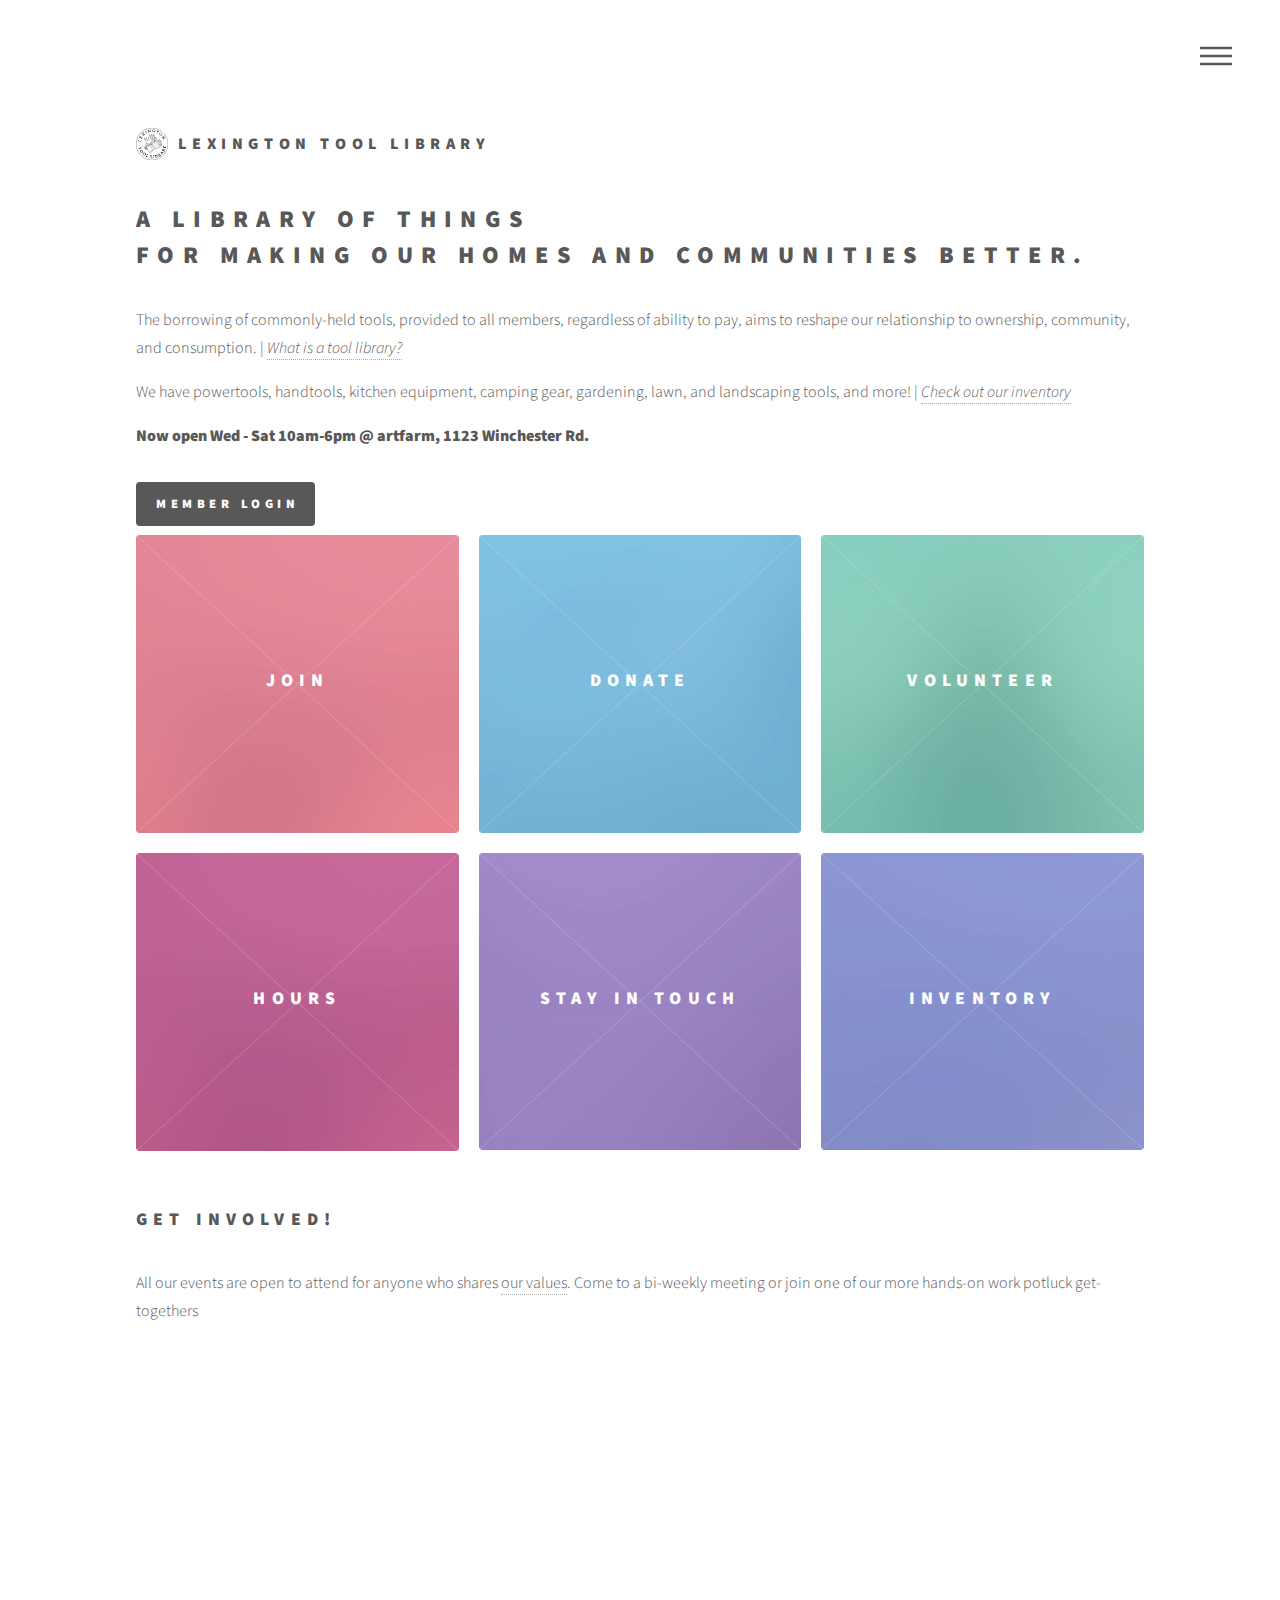
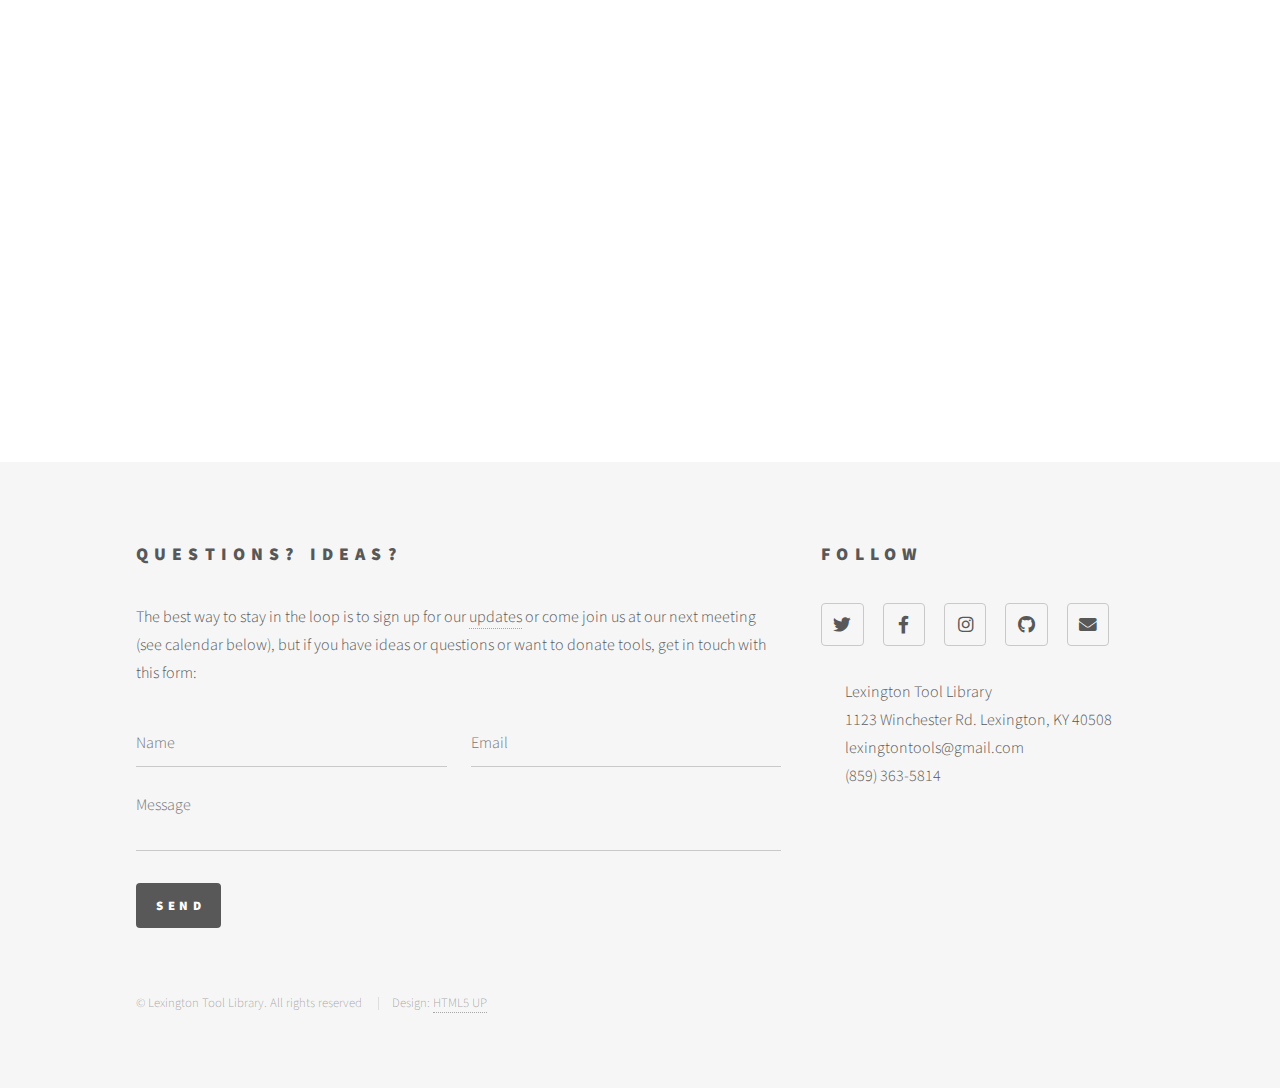
<file: index.html>
<!DOCTYPE HTML>
<html>
	<head>
		<title>Lexington Tool Library</title>
		<link rel="icon" type="image/x-icon" href="/images/favicon.ico">
		<meta charset="utf-8" />
		<meta name="viewport" content="width=device-width, initial-scale=1, user-scalable=no" />
		<link rel="stylesheet" href="assets/css/main.css" />
		<noscript><link rel="stylesheet" href="assets/css/noscript.css" /></noscript>

		<meta name="og:title" content="The Lexington Tool Library"/>
		<meta name="og:type" content="website"/>
		<meta name="og:url" content="http://www.lextools.org"/>
		<meta name="og:image" content="https://lextools.org/images/lextools-brand image1.png"/>
		<meta name="og:site_name" content="The Lexington Tool Library"/>
		<meta name="og:description" content="A library of things for making our homes and communities better."/>


		<meta name="og:email" content="lexingtontools@gmail.com"/>

		<meta name="og:street-address" content="498 Georgetown Street"/>
		<meta name="og:locality" content="Lexington"/>
		<meta name="og:region" content="KY"/>
		<meta name="og:postal-code" content="40508"/>
		<meta name="og:country-name" content="USA"/>

		<meta name="twitter:title" content="The Lexington Tool Library">
		<meta name="twitter:image" content="https://lextools.org/images/lextools-brand image1.png">
		<meta name="twitter:url" content="https://lextools.org">
		<meta name="twitter:card" content="summary">
	</head>

	<!-- Google tag (gtag.js) -->
	<script async src="https://www.googletagmanager.com/gtag/js?id=G-89R8MMGF3H"></script>
	<script>
	  window.dataLayer = window.dataLayer || [];
	  function gtag(){dataLayer.push(arguments);}
	  gtag('js', new Date());

	  gtag('config', 'G-89R8MMGF3H');
	</script>

	<body class="is-preload">
		<!-- Wrapper -->
		<div id="wrapper">

			<!-- Header -->
			<header id="header">
				<div class="inner">

					<!-- Logo -->
					<a href="index.html" class="logo">
						<span class="symbol"><img src="images/Logo-Seal ALT.png" alt="Lexington Tool Library Seal with wood clamp" /></span><span class="title">Lexington Tool Library</span>
					</a>
					<!-- Nav -->
					<nav>
						<ul>
							<li><a href="#menu">Menu</a></li>
						</ul>
					</nav>

				</div>
			</header>

			<!-- Menu -->
			<nav id="menu">
				<h2>Menu</h2>
				<ul>
					<li><a href="index.html">Home</a></li>
					<li><a href="https://lextools.myturn.com/library/myTurnLogin/auth">Member Login</a></li>
					<li><a href="about.html">About</a></li>
					<li><a href="https://lextools.myturn.com/library/createUser/create?requestedFormat=">Join</a></li>
					<li><a href="donate.html">Donate</a></li>
					<li><a href="http://eepurl.com/h0EaRH">Volunteer</a></li>
					<li><a href="https://lextools.myturn.com/library/inventory/browse">Inventory</a></li>
				</ul>
			</nav>

			<!-- Main -->
			<div id="main">
				<div class="inner">
					<header>
						<h2 style="font-size:1.5em;">
							A library of things<br />
							for making our homes and communities better.
						</h2>
						
						<p>The borrowing of commonly-held tools, provided to all members, regardless of ability to pay, aims to reshape our relationship to ownership, community, and consumption. | <em><a href="about.html">What is a tool library?</a></em></p>
						<p>We have powertools, handtools, kitchen equipment, camping gear, gardening, lawn, and landscaping tools, and more!  | <em><a href="https://lextools.myturn.com/library/inventory/browse">Check out our inventory</a></em></p>

						<p><strong>Now open Wed - Sat 10am-6pm @ artfarm, 1123 Winchester Rd.</strong></p>

						<div class="login"><a class="button primary" href="https://lextools.myturn.com/library/myTurnLogin/auth">Member Login</a> </div>

						<!--<div class="banner">
							<h2>Buy Ice cream. Support the Tool Library!</h2>
							<p>Order C&B ice cream pints Sept. 1 – 15. Designate the Lexington Tool Library as a beneficiary and every pint means $4 to support us and our mission!</p>
							<div><a class="button" href="https://cbonlinesstore.square.site/product/pints-for-a-purpose-september-2023-campaign-pre-or ders-pick-up-9-20-23-10-15-23-from-clays-mill-location-/914?cp=true&amp;sa=false&amp;sbp=false&amp;q=false&amp;category_id=8">Order here</a> </div>
						</div>-->
					</header>

					<!-- Primary Calls to Action -->

					<section class="tiles">
						<article class="style1">
							<span class="image">
								<img src="images/pic01.jpg" alt="" />
							</span>
							<a href="https://lextools.myturn.com/library/createUser/create?requestedFormat=">
								<h2>Join</h2>
								<div class="content">
									<p>Membership is pay-what-you-can. Fill out the interest form to be the first to know when we launch.</p>
								</div>
							</a>
						</article>
						<article class="style2">
							<span class="image">
								<img src="images/pic07.jpg" alt="" />
							</span>
							<a href="/donate.html">
								<h2>Donate</h2>
								<div class="content">
									<p>Give tools or dollars. We are fundraising for the mobile LexTools. Help us reach our goal!</p>
								</div>
							</a>
						</article>
						<article class="style3">
							<span class="image">
								<img src="images/pic04.jpg" alt="" />
							</span>
							<a href="http://eepurl.com/h0EaRH">
								<h2>Volunteer</h2>
								<div class="content">
									<p>Join the community-owned and controlled Tool Library.</p>
								</div>
							</a>
						</article>
						<article class="style4">
							<span class="image">
								<img src="images/pic01.jpg" alt="" />
							</span>
							<a href="#">
								<h2>Hours<br/></h2>
								<div class="content">
									<p>Thursdays 5-8pm</p>
									<p>@ the Black and Williams Center <br/>498 Georgetown St, Room 104</p>
								</div>
							</a>
						</article>
						<article class="style5">
							<span class="image">
								<img src="images/pic15.jpg" alt="" />
							</span>
							<a href="http://eepurl.com/h0EaRH">
								<h2>Stay in Touch</h2>
								<div class="content">
									<p>Sign up for our newsletter.</p>
								</div>
							</a>
						</article>
						<article class="style6">
							<span class="image">
								<img src="images/pic14.jpg" alt="" />
							</span>
							<a href="https://lextools.myturn.com/library/inventory/browse">
								<h2>Inventory</h2>
								<div class="content">
									<p>Browse our inventory of tools. Join to borrow them.</p>
								</div>
							</a>
						</article>
					</section>
					
					<!-- Secondary Information -->
					<section>
						<br/><br/>						
						<h2>Get Involved!</h2>
						<p>All our events are open to attend for anyone who shares <a href="about.html">our values</a>. Come to a bi-weekly meeting or join one of our more hands-on work potluck get-togethers</p>
						<div class="container">
							<div class="row justify-content-center">
								<div class="col col-8">
									<iframe src="https://calendar.google.com/calendar/embed?height=600&wkst=1&bgcolor=%23FFF&ctz=America%2FNew_York&title=LexTools%20Event%20Calendar&showCalendars=0&showTz=0&src=bGV4aW5ndG9udG9vbHNAZ21haWwuY29t&color=%23039BE5" style="border-width:0" width="100%" height="600" frameborder="0" scrolling="no"></iframe>
								</div>
					</section>
				</div>
			</div>

					

			<!-- Footer -->
			<footer id="footer">
				<div class="inner">
					<section>
						<h2>Questions? Ideas?</h2>
						<p>The best way to stay in the loop is to sign up for our <a href="http://eepurl.com/h0EaRH">updates</a> or come join us at our next meeting (see calendar below), but if you have ideas or questions or want to donate tools, get in touch with this form:</p>
						<form method="post" action="mailto:lexingtontools@gmail.com" enctype="text/plain" name="EmailForm">
							<div class="fields">
								<div class="field half">
									<input type="text" name="name" id="name" placeholder="Name" />
								</div>
								<div class="field half">
									<input type="email" name="email" id="email" placeholder="Email" />
								</div>
								<div class="field">
									<textarea name="message" id="message" , placeholder="Message"></textarea>
								</div>
							</div>
							<ul class="actions">
								<li><input type="submit" value="Send" class="primary" /></li>
							</ul>
						</form>
					</section>
					<section>
						<h2>Follow</h2>
						<ul class="icons">
							<li><a href="twitter.com/lextoollibrary" class="icon brands style2 fa-twitter"><span class="label">Twitter</span></a></li>
							<li><a href="facebook.com/lextoollibrary" class="icon brands style2 fa-facebook-f"><span class="label">Facebook</span></a></li>
							<li><a href="instagram.com/lextoollibrary" class="icon brands style2 fa-instagram"><span class="label">Instagram</span></a></li>
							<li><a href="github.com/lexingtontools" class="icon brands style2 fa-github"><span class="label">GitHub</span></a></li>
							<!--<li><a href="#" class="icon solid style2 fa-phone"><span class="label">Phone</span></a></li>-->
							<li><a href="mailto:lexingtontools@gmail.com" class="icon solid style2 fa-envelope"><span class="label">Email</span></a></li>
						</ul>
						<ul style="list-style-type: none;">
							<li>Lexington Tool Library</li>
							<li>1123 Winchester Rd. Lexington, KY 40508</li>
							<li>lexingtontools@gmail.com</li>
							<li>(859) 363-5814</li>
						</ul>
					</section>
					<ul class="copyright">
						<li>&copy; Lexington Tool Library. All rights reserved</li>
						<li>Design: <a href="http://html5up.net">HTML5 UP</a></li>
					</ul>
				</div>
			</footer>

		</div>

		<!-- Scripts -->
			<script src="assets/js/jquery.min.js"></script>
			<script src="assets/js/browser.min.js"></script>
			<script src="assets/js/breakpoints.min.js"></script>
			<script src="assets/js/util.js"></script>
			<script src="assets/js/main.js"></script>

	</body>
</html>
</file>
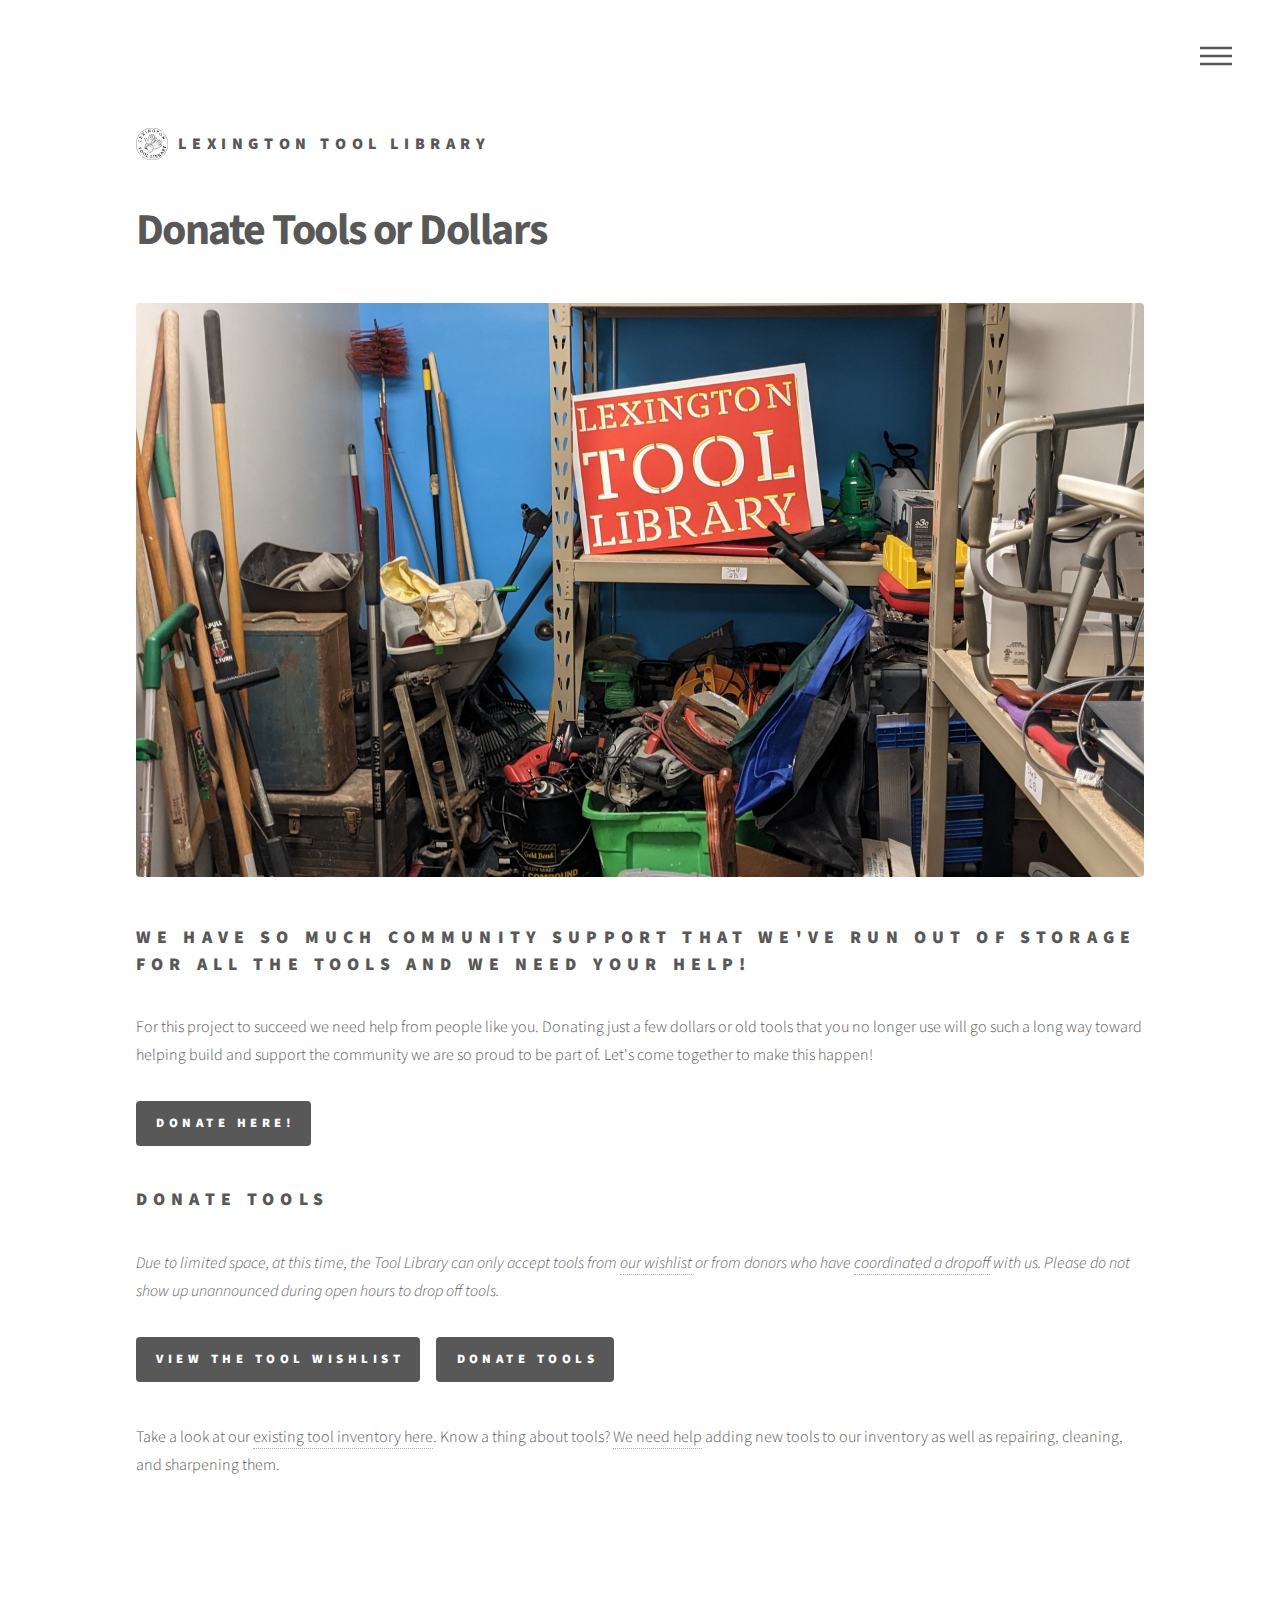
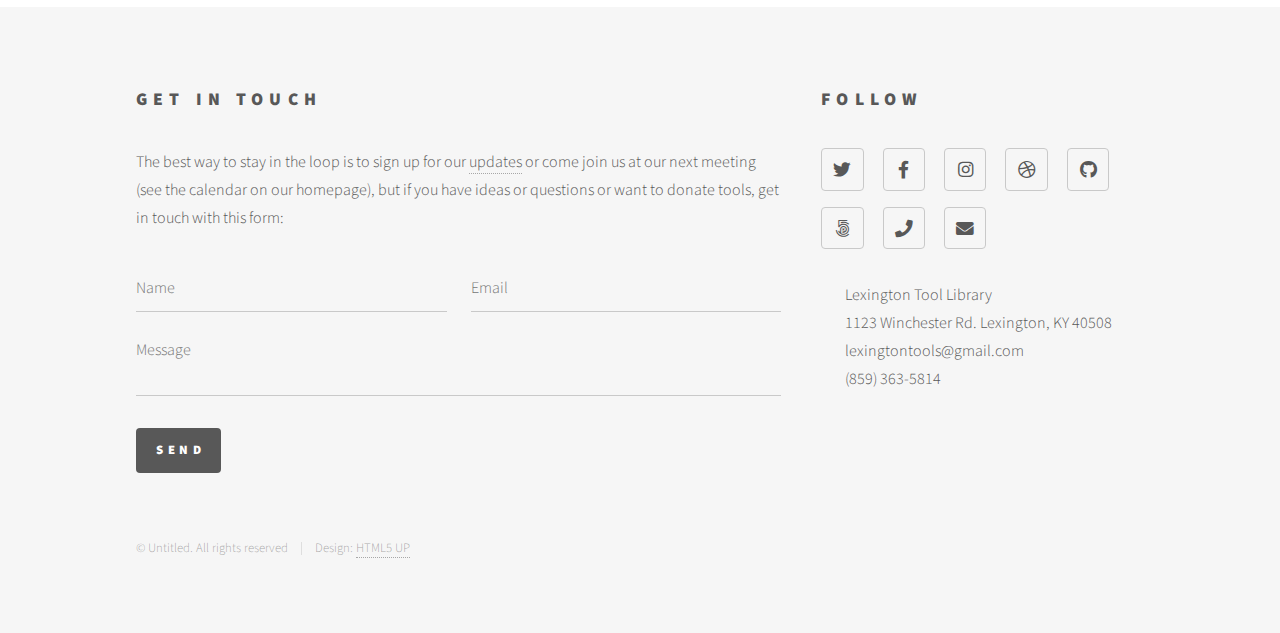
<file: donate.html>
<!DOCTYPE HTML>
<html>
	<head>
		<title>Lexington Tool Library - Donate</title>
		<link rel="icon" type="image/x-icon" href="/images/favicon.ico">
		<meta charset="utf-8" />
		<meta name="viewport" content="width=device-width, initial-scale=1, user-scalable=no" />
		<link rel="stylesheet" href="assets/css/main.css" />
		<noscript><link rel="stylesheet" href="assets/css/noscript.css" /></noscript>

		<meta name="og:title" content="The Lexington Tool Library"/>
		<meta name="og:type" content="website"/>
		<meta name="og:url" content="http://www.lextools.org"/>
		<meta name="og:image" content="https://lextools.org/images/lextools-brand image1.png"/>
		<meta name="og:site_name" content="The Lexington Tool Library"/>
		<meta name="og:description" content="A library of things for making our homes and communities better."/>


		<meta name="og:email" content="lexingtontools@gmail.com"/>

		<meta name="og:street-address" content="498 Georgetown Street"/>
		<meta name="og:locality" content="Lexington"/>
		<meta name="og:region" content="KY"/>
		<meta name="og:postal-code" content="40508"/>
		<meta name="og:country-name" content="USA"/>

		<meta name="twitter:title" content="The Lexington Tool Library">
		<meta name="twitter:image" content="https://lextools.org/images/lextools-brand image1.png">
		<meta name="twitter:url" content="https://lextools.org">
		<meta name="twitter:card" content="summary">
	</head>
	
	<!-- Google tag (gtag.js) -->
	<script async src="https://www.googletagmanager.com/gtag/js?id=G-89R8MMGF3H"></script>
	<script>
	  window.dataLayer = window.dataLayer || [];
	  function gtag(){dataLayer.push(arguments);}
	  gtag('js', new Date());

	  gtag('config', 'G-89R8MMGF3H');
	</script>

	<body class="is-preload">
		<!-- Wrapper -->
			<div id="wrapper">

				<!-- Header -->
					<header id="header">
						<div class="inner">

							<!-- Logo -->
								<a href="index.html" class="logo">
									<span class="symbol"><img src="images/Logo-Seal ALT.png" alt="Lexington Tool Library Seal with wood clamp" /></span><span class="title">Lexington Tool Library</span>
								</a>

							<!-- Nav -->
								<nav>
									<ul>
										<li><a href="#menu">Menu</a></li>
									</ul>
								</nav>

						</div>
					</header>

				<!-- Menu -->
					<nav id="menu">
						<h2>Menu</h2>
						<ul>
							<li><a href="index.html">Home</a></li>
							<li><a href="https://lextools.myturn.com/library/myTurnLogin/auth">Member Login</a></li>
							<li><a href="about.html">About</a></li>
							<li><a href="https://lextools.myturn.com/library/createUser/create?requestedFormat=">Join</a></li>
							<li><a href="donate.html">Donate</a></li>
							<li><a href="http://eepurl.com/h0EaRH">Volunteer</a></li>
							<li><a href="https://lextools.myturn.com/library/inventory/browse">Inventory</a></li>
						</ul>
					</nav>

				<!-- Main -->
					<div id="main">
						<div class="inner">
							<h1>Donate Tools or Dollars</h1>
							<span class="image main"><img src="images/Tool Library Closet_v1_horizontal.jpg" alt="" /></span>
							<h2>We have so much community support that we've run out of storage for all the tools and we need your help!</h2>
							<p>For this project to succeed we need help from people like you. Donating just a few dollars or old tools that you no longer use will go such a long way toward helping build and support the community we are so proud to be part of. Let's come together to make this happen!</p>
							<div class="row">
								<div class="col-6 col-12-medium">
									<ul class="actions">
										<li><a class="button primary" href="https://opencollective.com/lexington-tool-library">Donate Here!</a></li>
									</ul>
								</div>
							</div>
							<H2>Donate Tools</H2>
							<p><em>Due to limited space, at this time, the Tool Library can only accept tools from <a href="/wishlist.html">our wishlist</a> or from donors who have <a href="mailto:lexingtontools@gmail.com">coordinated a dropoff</a> with us. Please do not show up unannounced during open hours to drop off tools.</em></p>
							<!--
							<p><strong>That shop vac in your garage?</strong> The tortilla press you used once? The folding table you don't use anymore? The backpack that you upgraded from a long time ago, but couldn't bear to just throw away? You get the idea. Donate it to the Lexington Tool Library and put it to good use. If you ever need it again, borrow it back from us! Take a look at our wishlist <a href="/wishlist.html">here</a> and use the form below to get in contact with us below about donating.</p> 
							-->
							<div class="row">
								<div class="col-6 col-12-medium">
									<ul class="actions">
										<li><a class="button primary" href="/wishlist.html">View the Tool Wishlist</a></li>
										<li><a class="button primary" href="mailto:lexingtontools@gmail.com?subject=Tool%20Donation">Donate Tools</a></li>
									</ul>
								</div>
							</div>
							<p>Take a look at our <a href="https://lextools.myturn.com/library/inventory/browse">existing tool inventory here</a>. Know a thing about tools? <a href="http://eepurl.com/h0EaRH">We need help</a> adding new tools to our inventory as well as repairing, cleaning, and sharpening them.</p>
						</div>
					</div>

				<!-- Footer -->
					<footer id="footer">
						<div class="inner">
							<section>
								<h2>Get in touch</h2>
								<p>The best way to stay in the loop is to sign up for our <a href="http://eepurl.com/h0EaRH">updates</a> or come join us at our next meeting (see the calendar on our homepage), but if you have ideas or questions or want to donate tools, get in touch with this form:</p>
								<form method="post" action="mailto:lexingtontools@gmail.com?subject=Donate%20Tools" enctype="text/plain" name="EmailForm">
									<div class="fields">
										<div class="field half">
											<input type="text" name="name" id="name" placeholder="Name" />
										</div>
										<div class="field half">
											<input type="email" name="email" id="email" placeholder="Email" />
										</div>
										<div class="field">
											<textarea name="message" id="message", placeholder="Message"></textarea>
										</div>
									</div>
									<ul class="actions">
										<li><input type="submit" value="Send" class="primary" /></li>
									</ul>
								</form>
							</section>
							<section>
								<h2>Follow</h2>
								<ul class="icons">
									<li><a href="#" class="icon brands style2 fa-twitter"><span class="label">Twitter</span></a></li>
									<li><a href="#" class="icon brands style2 fa-facebook-f"><span class="label">Facebook</span></a></li>
									<li><a href="#" class="icon brands style2 fa-instagram"><span class="label">Instagram</span></a></li>
									<li><a href="#" class="icon brands style2 fa-dribbble"><span class="label">Dribbble</span></a></li>
									<li><a href="#" class="icon brands style2 fa-github"><span class="label">GitHub</span></a></li>
									<li><a href="#" class="icon brands style2 fa-500px"><span class="label">500px</span></a></li>
									<li><a href="#" class="icon solid style2 fa-phone"><span class="label">Phone</span></a></li>
									<li><a href="#" class="icon solid style2 fa-envelope"><span class="label">Email</span></a></li>
								</ul>
								<ul style="list-style-type: none;">
									<li>Lexington Tool Library</li>
									<li>1123 Winchester Rd. Lexington, KY 40508</li>
									<li>lexingtontools@gmail.com</li>
									<li>(859) 363-5814</li>
								</ul>
							</section>
							<ul class="copyright">
								<li>&copy; Untitled. All rights reserved</li><li>Design: <a href="http://html5up.net">HTML5 UP</a></li>
							</ul>
						</div>
					</footer>

			</div>

		<!-- Scripts -->
			<script src="assets/js/jquery.min.js"></script>
			<script src="assets/js/browser.min.js"></script>
			<script src="assets/js/breakpoints.min.js"></script>
			<script src="assets/js/util.js"></script>
			<script src="assets/js/main.js"></script>

	</body>
</html>
</file>
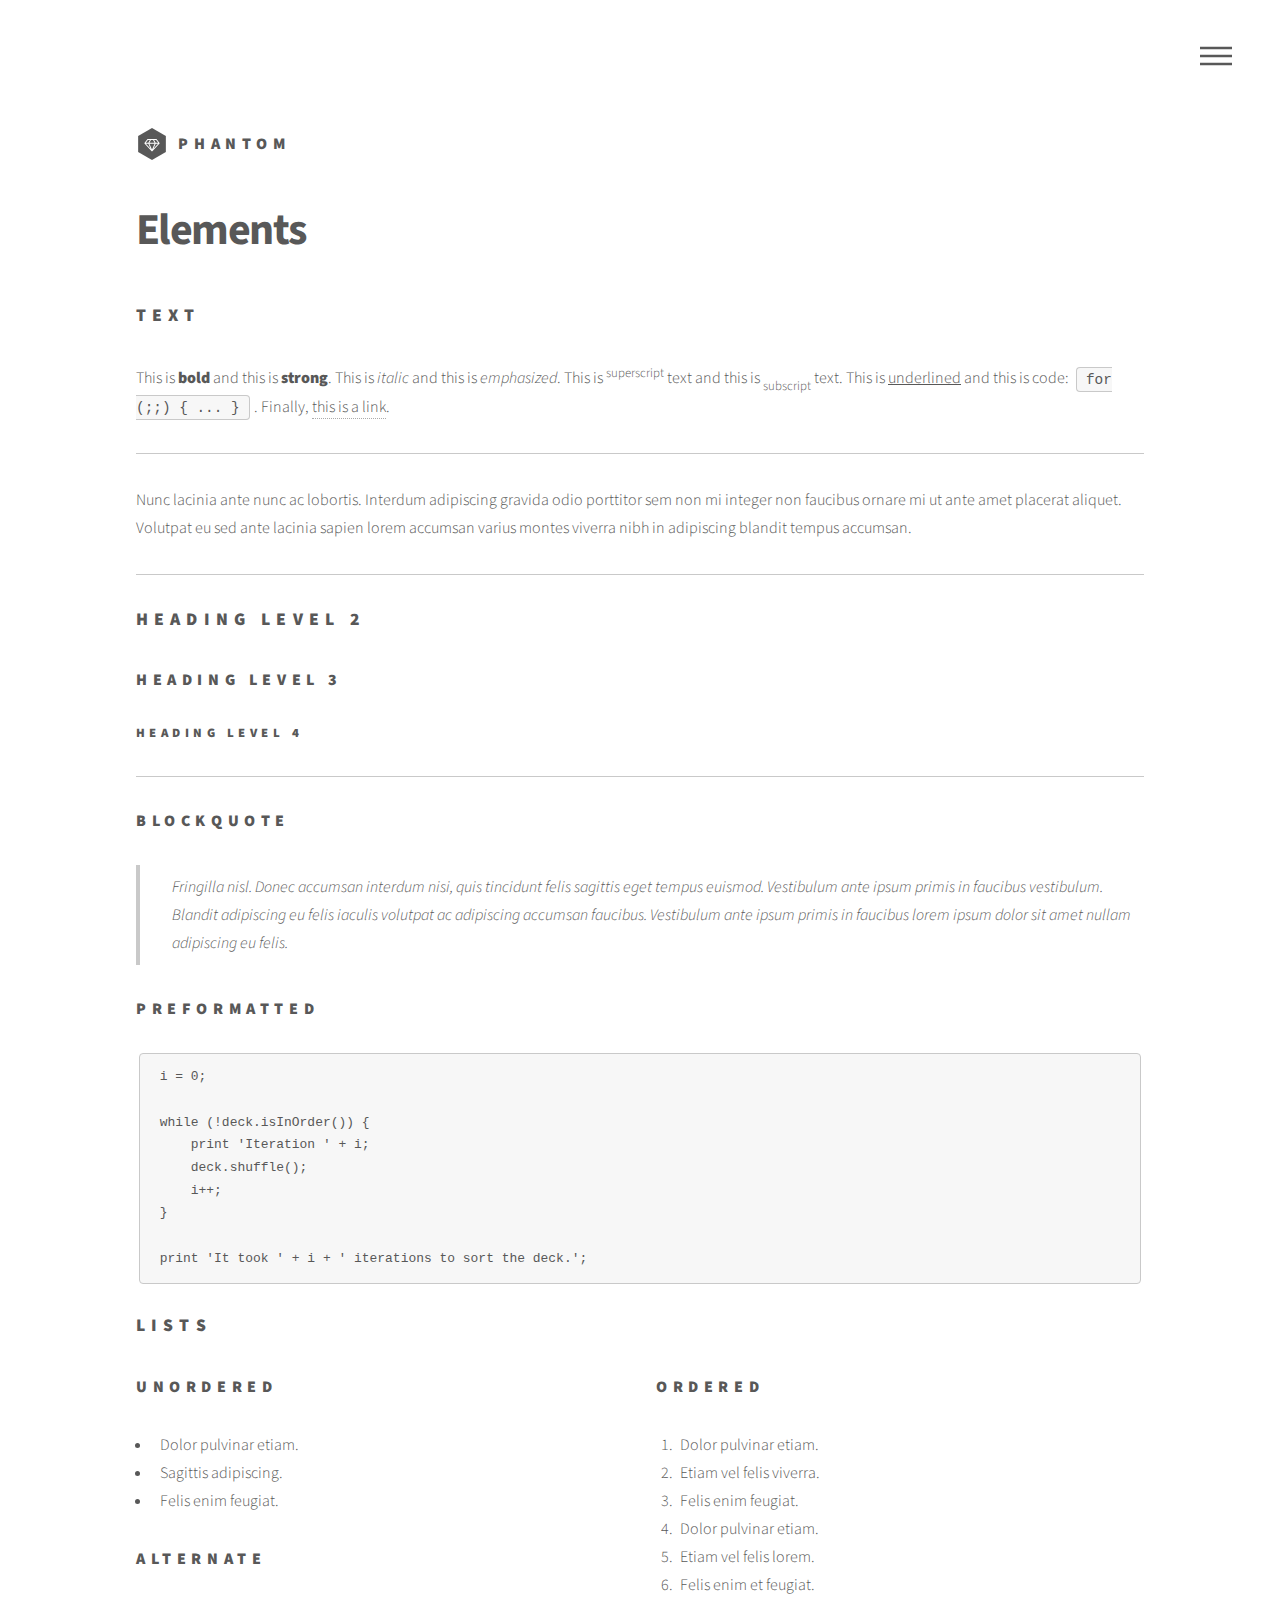
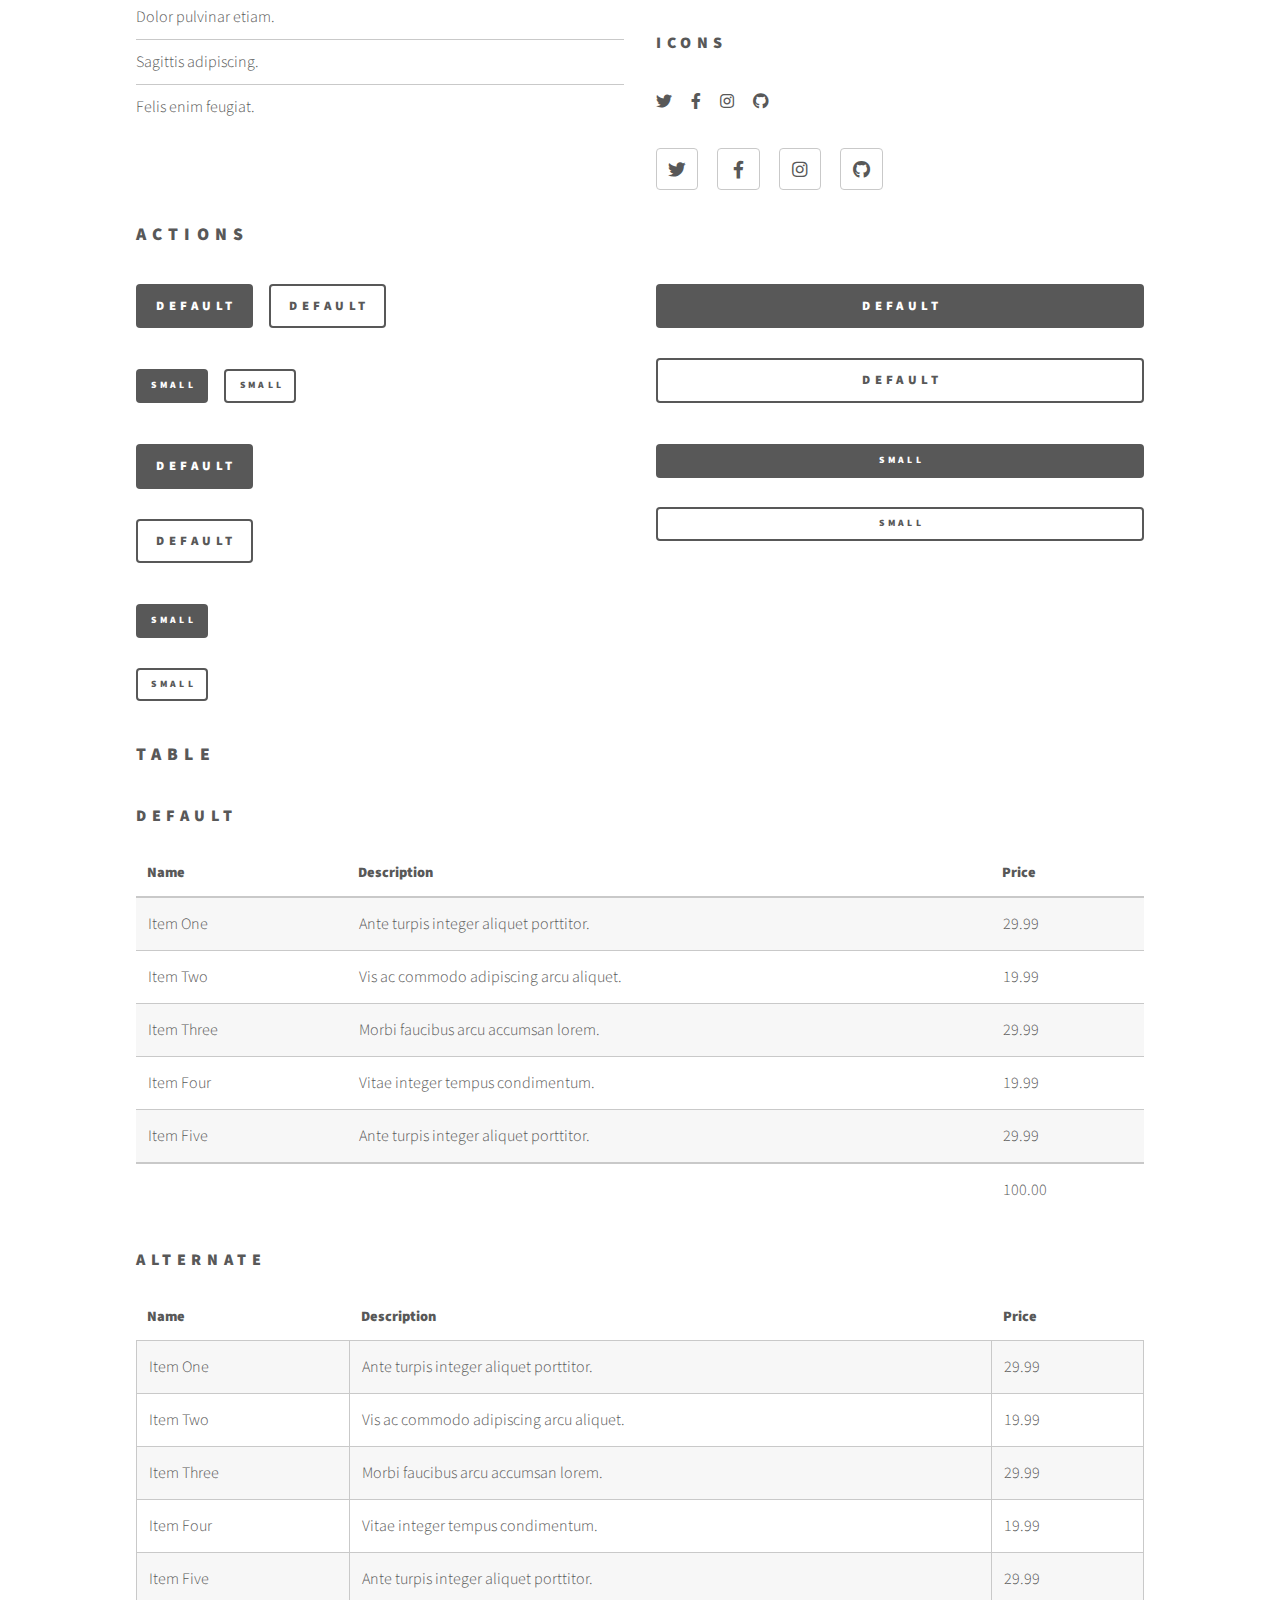
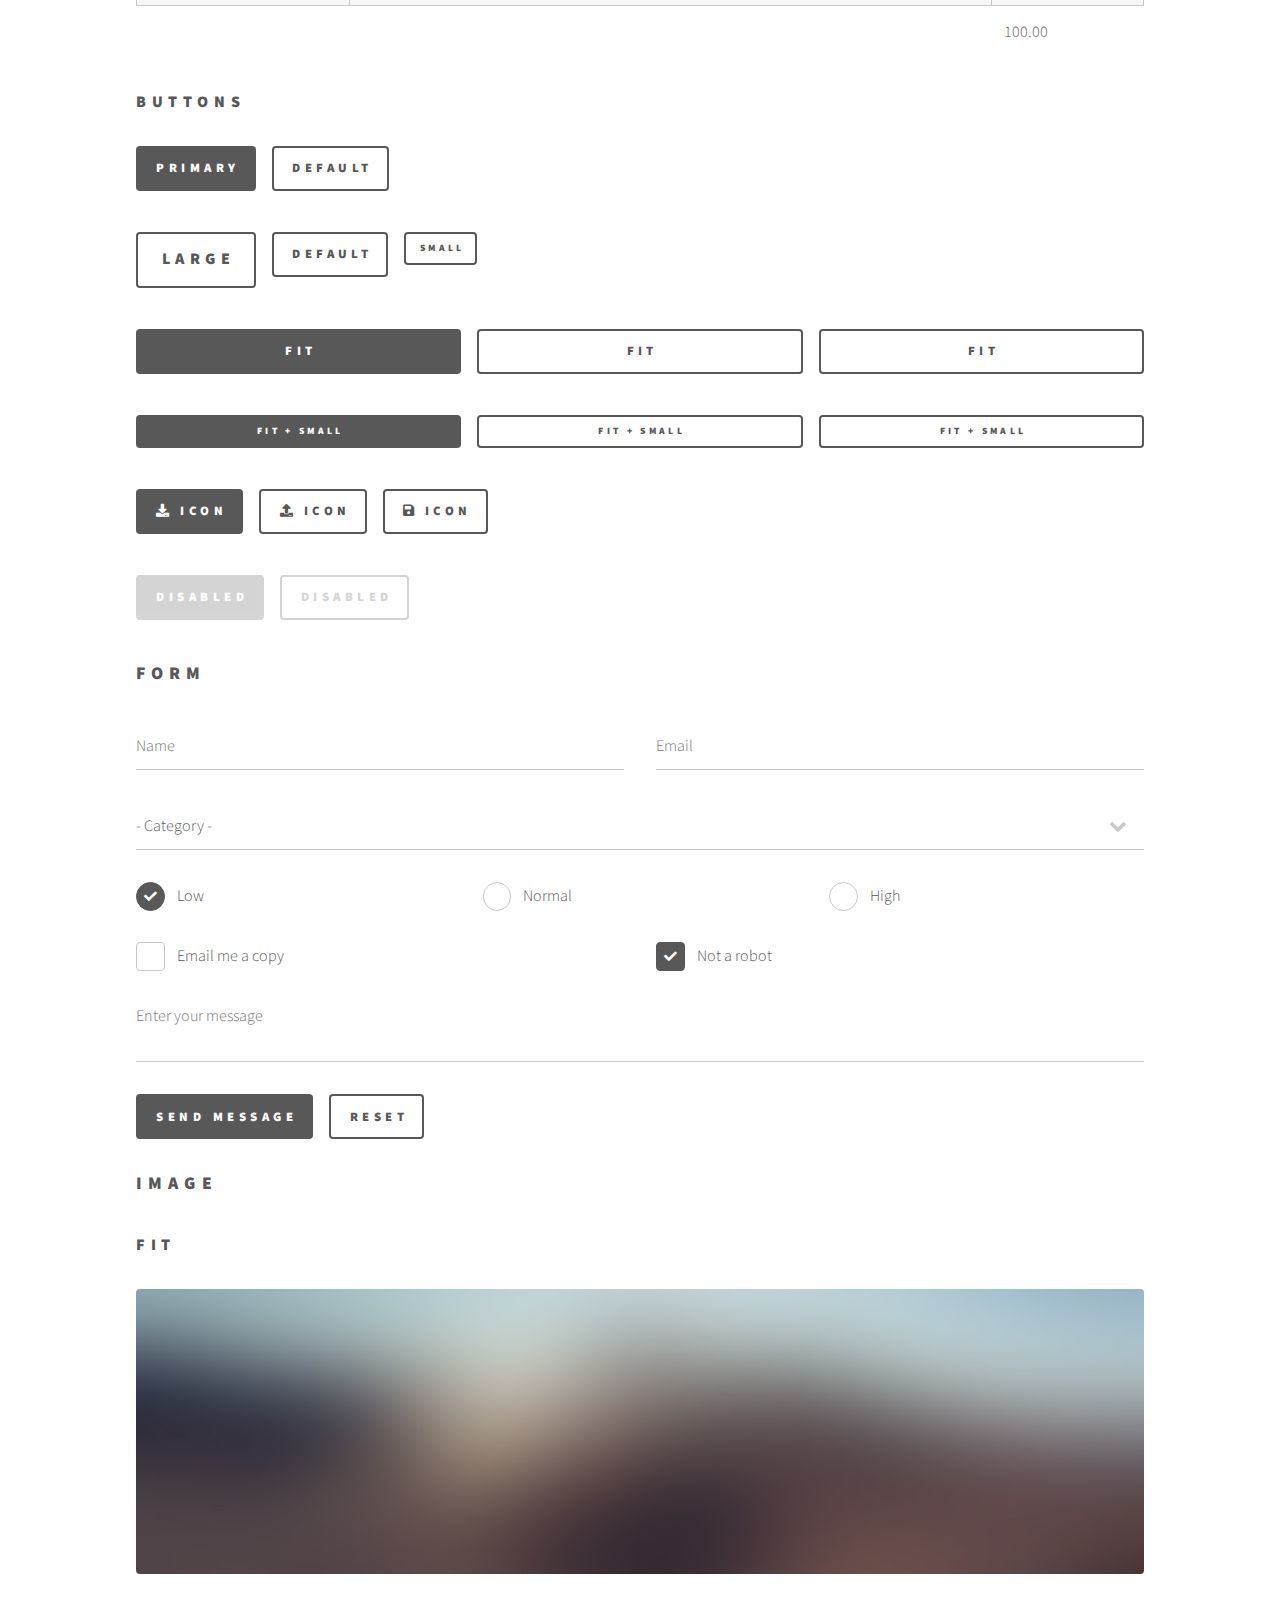
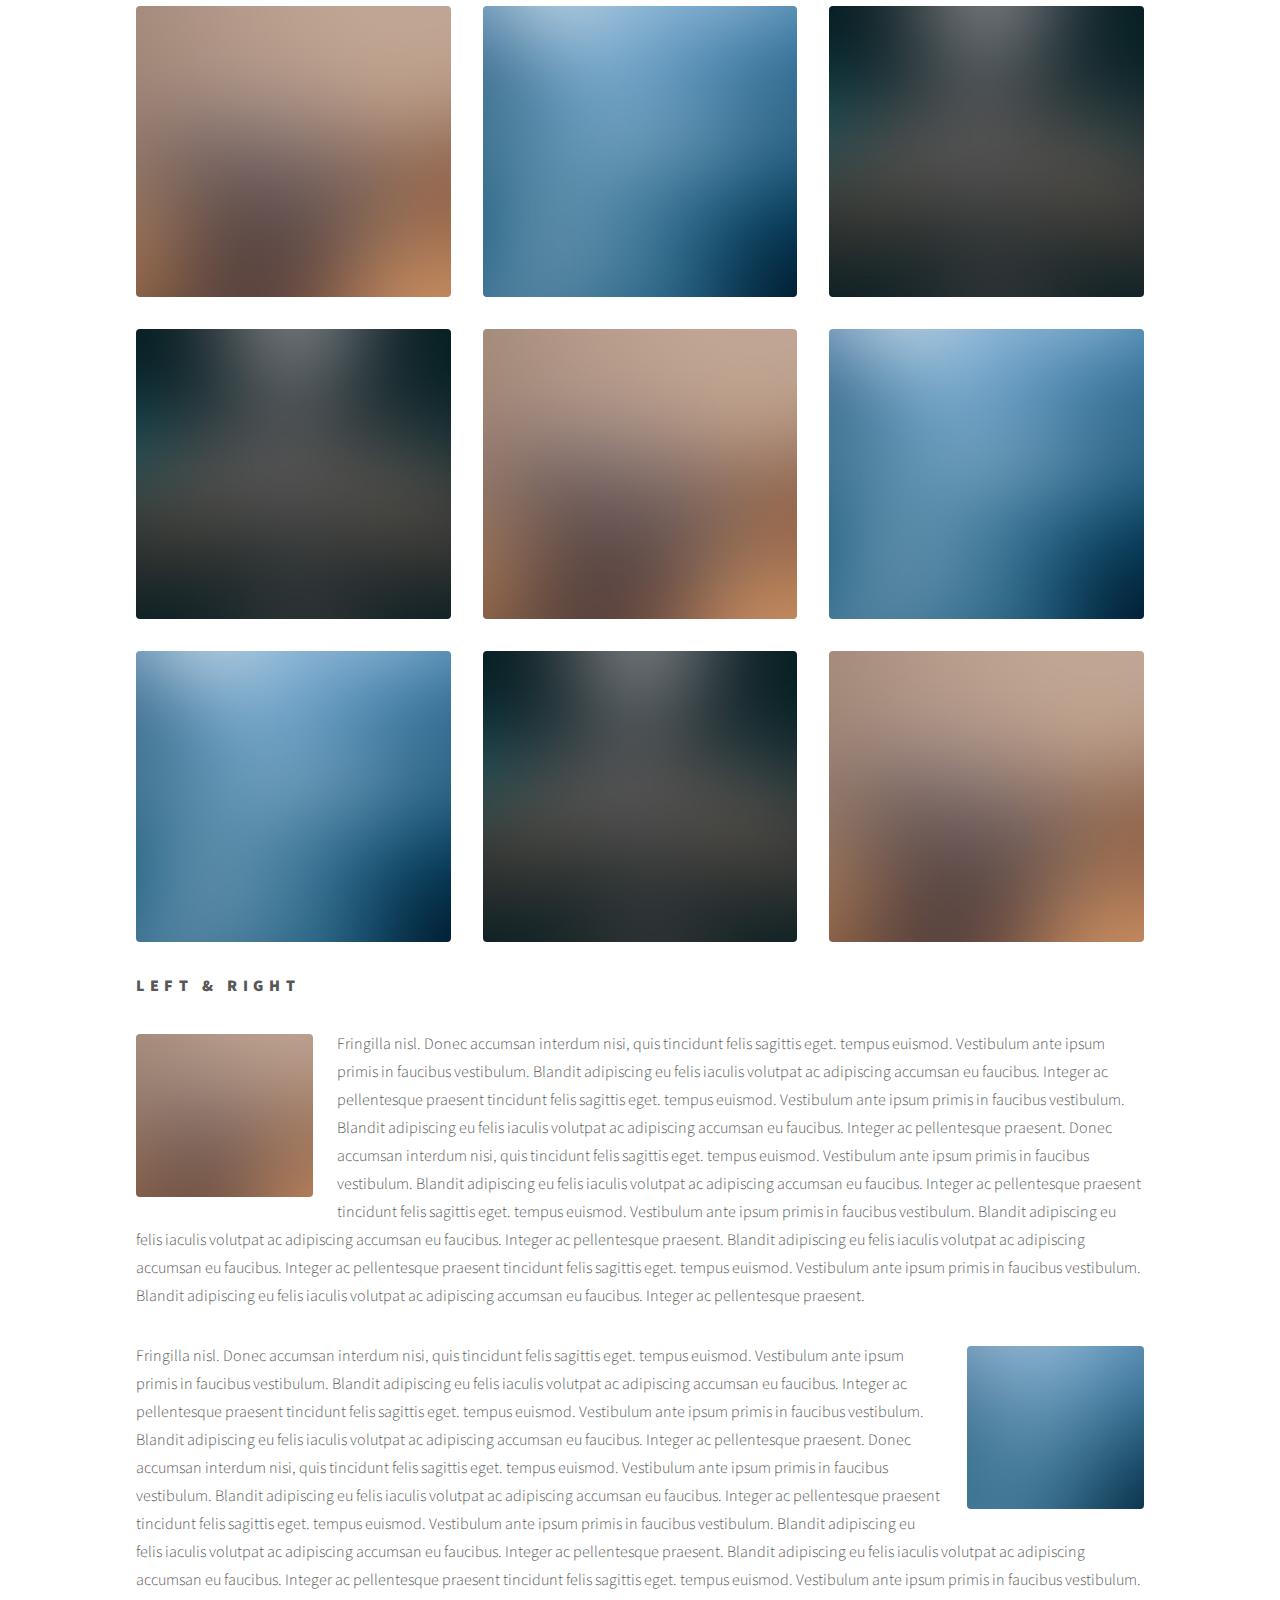
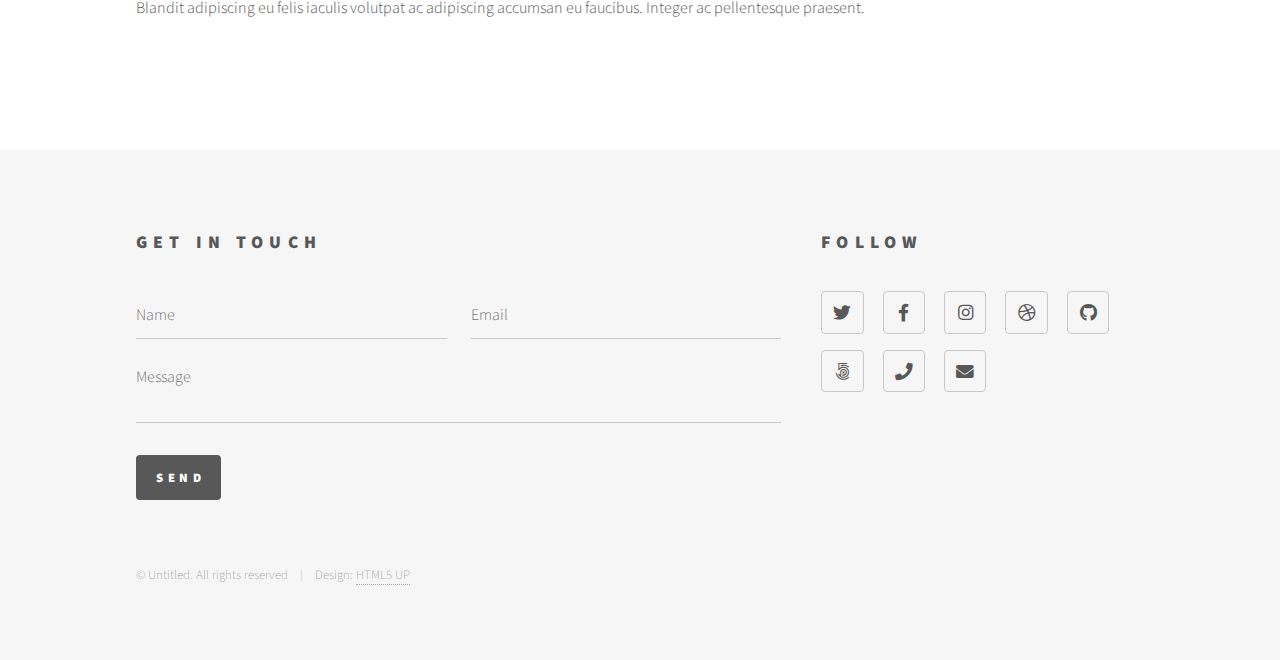
<file: elements.html>
<!DOCTYPE HTML>
<!--
	Phantom by HTML5 UP
	html5up.net | @ajlkn
	Free for personal and commercial use under the CCA 3.0 license (html5up.net/license)
-->
<html>
	<head>
		<title>Elements - Phantom by HTML5 UP</title>
		<meta charset="utf-8" />
		<meta name="viewport" content="width=device-width, initial-scale=1, user-scalable=no" />
		<link rel="stylesheet" href="assets/css/main.css" />
		<noscript><link rel="stylesheet" href="assets/css/noscript.css" /></noscript>
	</head>
	<body class="is-preload">
		<!-- Wrapper -->
			<div id="wrapper">

				<!-- Header -->
					<header id="header">
						<div class="inner">

							<!-- Logo -->
								<a href="index.html" class="logo">
									<span class="symbol"><img src="images/logo.svg" alt="" /></span><span class="title">Phantom</span>
								</a>

							<!-- Nav -->
								<nav>
									<ul>
										<li><a href="#menu">Menu</a></li>
									</ul>
								</nav>

						</div>
					</header>

				<!-- Menu -->
					<nav id="menu">
						<h2>Menu</h2>
						<ul>
							<li><a href="index.html">Home</a></li>
							<li><a href="generic.html">Ipsum veroeros</a></li>
							<li><a href="generic.html">Tempus etiam</a></li>
							<li><a href="generic.html">Consequat dolor</a></li>
							<li><a href="elements.html">Elements</a></li>
						</ul>
					</nav>

				<!-- Main -->
					<div id="main">
						<div class="inner">
							<h1>Elements</h1>

							<!-- Text -->
								<section>
									<h2>Text</h2>
									<p>This is <b>bold</b> and this is <strong>strong</strong>. This is <i>italic</i> and this is <em>emphasized</em>.
									This is <sup>superscript</sup> text and this is <sub>subscript</sub> text.
									This is <u>underlined</u> and this is code: <code>for (;;) { ... }</code>. Finally, <a href="#">this is a link</a>.</p>
									<hr />
									<p>Nunc lacinia ante nunc ac lobortis. Interdum adipiscing gravida odio porttitor sem non mi integer non faucibus ornare mi ut ante amet placerat aliquet. Volutpat eu sed ante lacinia sapien lorem accumsan varius montes viverra nibh in adipiscing blandit tempus accumsan.</p>
									<hr />
									<h2>Heading Level 2</h2>
									<h3>Heading Level 3</h3>
									<h4>Heading Level 4</h4>
									<hr />
									<h3>Blockquote</h3>
									<blockquote>Fringilla nisl. Donec accumsan interdum nisi, quis tincidunt felis sagittis eget tempus euismod. Vestibulum ante ipsum primis in faucibus vestibulum. Blandit adipiscing eu felis iaculis volutpat ac adipiscing accumsan faucibus. Vestibulum ante ipsum primis in faucibus lorem ipsum dolor sit amet nullam adipiscing eu felis.</blockquote>
									<h3>Preformatted</h3>
									<pre><code>i = 0;

while (!deck.isInOrder()) {
    print 'Iteration ' + i;
    deck.shuffle();
    i++;
}

print 'It took ' + i + ' iterations to sort the deck.';</code></pre>
								</section>

							<!-- Lists -->
								<section>
									<h2>Lists</h2>
									<div class="row">
										<div class="col-6 col-12-medium">
											<h3>Unordered</h3>
											<ul>
												<li>Dolor pulvinar etiam.</li>
												<li>Sagittis adipiscing.</li>
												<li>Felis enim feugiat.</li>
											</ul>
											<h3>Alternate</h3>
											<ul class="alt">
												<li>Dolor pulvinar etiam.</li>
												<li>Sagittis adipiscing.</li>
												<li>Felis enim feugiat.</li>
											</ul>
										</div>
										<div class="col-6 col-12-medium">
											<h3>Ordered</h3>
											<ol>
												<li>Dolor pulvinar etiam.</li>
												<li>Etiam vel felis viverra.</li>
												<li>Felis enim feugiat.</li>
												<li>Dolor pulvinar etiam.</li>
												<li>Etiam vel felis lorem.</li>
												<li>Felis enim et feugiat.</li>
											</ol>
											<h3>Icons</h3>
											<ul class="icons">
												<li><a href="#" class="icon brands style1 fa-twitter"><span class="label">Twitter</span></a></li>
												<li><a href="#" class="icon brands style1 fa-facebook-f"><span class="label">Facebook</span></a></li>
												<li><a href="#" class="icon brands style1 fa-instagram"><span class="label">Instagram</span></a></li>
												<li><a href="#" class="icon brands style1 fa-github"><span class="label">Github</span></a></li>
											</ul>
											<ul class="icons">
												<li><a href="#" class="icon brands style2 fa-twitter"><span class="label">Twitter</span></a></li>
												<li><a href="#" class="icon brands style2 fa-facebook-f"><span class="label">Facebook</span></a></li>
												<li><a href="#" class="icon brands style2 fa-instagram"><span class="label">Instagram</span></a></li>
												<li><a href="#" class="icon brands style2 fa-github"><span class="label">Github</span></a></li>
											</ul>
										</div>
									</div>
									<h2>Actions</h2>
									<div class="row">
										<div class="col-6 col-12-medium">
											<ul class="actions">
												<li><a href="#" class="button primary">Default</a></li>
												<li><a href="#" class="button">Default</a></li>
											</ul>
											<ul class="actions small">
												<li><a href="#" class="button primary small">Small</a></li>
												<li><a href="#" class="button small">Small</a></li>
											</ul>
											<ul class="actions stacked">
												<li><a href="#" class="button primary">Default</a></li>
												<li><a href="#" class="button">Default</a></li>
											</ul>
											<ul class="actions stacked">
												<li><a href="#" class="button primary small">Small</a></li>
												<li><a href="#" class="button small">Small</a></li>
											</ul>
										</div>
										<div class="col-6 col-12-medium">
											<ul class="actions stacked">
												<li><a href="#" class="button primary fit">Default</a></li>
												<li><a href="#" class="button fit">Default</a></li>
											</ul>
											<ul class="actions stacked">
												<li><a href="#" class="button primary small fit">Small</a></li>
												<li><a href="#" class="button small fit">Small</a></li>
											</ul>
										</div>
									</div>
								</section>

							<!-- Table -->
								<section>
									<h2>Table</h2>
									<h3>Default</h3>
									<div class="table-wrapper">
										<table>
											<thead>
												<tr>
													<th>Name</th>
													<th>Description</th>
													<th>Price</th>
												</tr>
											</thead>
											<tbody>
												<tr>
													<td>Item One</td>
													<td>Ante turpis integer aliquet porttitor.</td>
													<td>29.99</td>
												</tr>
												<tr>
													<td>Item Two</td>
													<td>Vis ac commodo adipiscing arcu aliquet.</td>
													<td>19.99</td>
												</tr>
												<tr>
													<td>Item Three</td>
													<td> Morbi faucibus arcu accumsan lorem.</td>
													<td>29.99</td>
												</tr>
												<tr>
													<td>Item Four</td>
													<td>Vitae integer tempus condimentum.</td>
													<td>19.99</td>
												</tr>
												<tr>
													<td>Item Five</td>
													<td>Ante turpis integer aliquet porttitor.</td>
													<td>29.99</td>
												</tr>
											</tbody>
											<tfoot>
												<tr>
													<td colspan="2"></td>
													<td>100.00</td>
												</tr>
											</tfoot>
										</table>
									</div>

									<h3>Alternate</h3>
									<div class="table-wrapper">
										<table class="alt">
											<thead>
												<tr>
													<th>Name</th>
													<th>Description</th>
													<th>Price</th>
												</tr>
											</thead>
											<tbody>
												<tr>
													<td>Item One</td>
													<td>Ante turpis integer aliquet porttitor.</td>
													<td>29.99</td>
												</tr>
												<tr>
													<td>Item Two</td>
													<td>Vis ac commodo adipiscing arcu aliquet.</td>
													<td>19.99</td>
												</tr>
												<tr>
													<td>Item Three</td>
													<td> Morbi faucibus arcu accumsan lorem.</td>
													<td>29.99</td>
												</tr>
												<tr>
													<td>Item Four</td>
													<td>Vitae integer tempus condimentum.</td>
													<td>19.99</td>
												</tr>
												<tr>
													<td>Item Five</td>
													<td>Ante turpis integer aliquet porttitor.</td>
													<td>29.99</td>
												</tr>
											</tbody>
											<tfoot>
												<tr>
													<td colspan="2"></td>
													<td>100.00</td>
												</tr>
											</tfoot>
										</table>
									</div>
								</section>

							<!-- Buttons -->
								<section>
									<h3>Buttons</h3>
									<ul class="actions">
										<li><a href="#" class="button primary">Primary</a></li>
										<li><a href="#" class="button">Default</a></li>
									</ul>
									<ul class="actions">
										<li><a href="#" class="button large">Large</a></li>
										<li><a href="#" class="button">Default</a></li>
										<li><a href="#" class="button small">Small</a></li>
									</ul>
									<ul class="actions fit">
										<li><a href="#" class="button primary fit">Fit</a></li>
										<li><a href="#" class="button fit">Fit</a></li>
										<li><a href="#" class="button fit">Fit</a></li>
									</ul>
									<ul class="actions fit small">
										<li><a href="#" class="button primary fit small">Fit + Small</a></li>
										<li><a href="#" class="button fit small">Fit + Small</a></li>
										<li><a href="#" class="button fit small">Fit + Small</a></li>
									</ul>
									<ul class="actions">
										<li><a href="#" class="button primary icon solid fa-download">Icon</a></li>
										<li><a href="#" class="button icon solid fa-upload">Icon</a></li>
										<li><a href="#" class="button icon solid fa-save">Icon</a></li>
									</ul>
									<ul class="actions">
										<li><span class="button primary disabled">Disabled</span></li>
										<li><span class="button disabled">Disabled</span></li>
									</ul>
								</section>

							<!-- Form -->
								<section>
									<h2>Form</h2>
									<form method="post" action="#">
										<div class="row gtr-uniform">
											<div class="col-6 col-12-xsmall">
												<input type="text" name="demo-name" id="demo-name" value="" placeholder="Name" />
											</div>
											<div class="col-6 col-12-xsmall">
												<input type="email" name="demo-email" id="demo-email" value="" placeholder="Email" />
											</div>
											<div class="col-12">
												<select name="demo-category" id="demo-category">
													<option value="">- Category -</option>
													<option value="1">Manufacturing</option>
													<option value="1">Shipping</option>
													<option value="1">Administration</option>
													<option value="1">Human Resources</option>
												</select>
											</div>
											<div class="col-4 col-12-small">
												<input type="radio" id="demo-priority-low" name="demo-priority" checked>
												<label for="demo-priority-low">Low</label>
											</div>
											<div class="col-4 col-12-small">
												<input type="radio" id="demo-priority-normal" name="demo-priority">
												<label for="demo-priority-normal">Normal</label>
											</div>
											<div class="col-4 col-12-small">
												<input type="radio" id="demo-priority-high" name="demo-priority">
												<label for="demo-priority-high">High</label>
											</div>
											<div class="col-6 col-12-small">
												<input type="checkbox" id="demo-copy" name="demo-copy">
												<label for="demo-copy">Email me a copy</label>
											</div>
											<div class="col-6 col-12-small">
												<input type="checkbox" id="demo-human" name="demo-human" checked>
												<label for="demo-human">Not a robot</label>
											</div>
											<div class="col-12">
												<textarea name="demo-message" id="demo-message" placeholder="Enter your message" rows="6"></textarea>
											</div>
											<div class="col-12">
												<ul class="actions">
													<li><input type="submit" value="Send Message" class="primary" /></li>
													<li><input type="reset" value="Reset" /></li>
												</ul>
											</div>
										</div>
									</form>
								</section>

							<!-- Image -->
								<section>
									<h2>Image</h2>
									<h3>Fit</h3>
									<div class="box alt">
										<div class="row gtr-uniform">
											<div class="col-12"><span class="image fit"><img src="images/pic13.jpg" alt="" /></span></div>
											<div class="col-4"><span class="image fit"><img src="images/pic01.jpg" alt="" /></span></div>
											<div class="col-4"><span class="image fit"><img src="images/pic02.jpg" alt="" /></span></div>
											<div class="col-4"><span class="image fit"><img src="images/pic03.jpg" alt="" /></span></div>
											<div class="col-4"><span class="image fit"><img src="images/pic03.jpg" alt="" /></span></div>
											<div class="col-4"><span class="image fit"><img src="images/pic01.jpg" alt="" /></span></div>
											<div class="col-4"><span class="image fit"><img src="images/pic02.jpg" alt="" /></span></div>
											<div class="col-4"><span class="image fit"><img src="images/pic02.jpg" alt="" /></span></div>
											<div class="col-4"><span class="image fit"><img src="images/pic03.jpg" alt="" /></span></div>
											<div class="col-4"><span class="image fit"><img src="images/pic01.jpg" alt="" /></span></div>
										</div>
									</div>
									<h3>Left &amp; Right</h3>
									<p><span class="image left"><img src="images/pic14.jpg" alt="" /></span>Fringilla nisl. Donec accumsan interdum nisi, quis tincidunt felis sagittis eget. tempus euismod. Vestibulum ante ipsum primis in faucibus vestibulum. Blandit adipiscing eu felis iaculis volutpat ac adipiscing accumsan eu faucibus. Integer ac pellentesque praesent tincidunt felis sagittis eget. tempus euismod. Vestibulum ante ipsum primis in faucibus vestibulum. Blandit adipiscing eu felis iaculis volutpat ac adipiscing accumsan eu faucibus. Integer ac pellentesque praesent. Donec accumsan interdum nisi, quis tincidunt felis sagittis eget. tempus euismod. Vestibulum ante ipsum primis in faucibus vestibulum. Blandit adipiscing eu felis iaculis volutpat ac adipiscing accumsan eu faucibus. Integer ac pellentesque praesent tincidunt felis sagittis eget. tempus euismod. Vestibulum ante ipsum primis in faucibus vestibulum. Blandit adipiscing eu felis iaculis volutpat ac adipiscing accumsan eu faucibus. Integer ac pellentesque praesent. Blandit adipiscing eu felis iaculis volutpat ac adipiscing accumsan eu faucibus. Integer ac pellentesque praesent tincidunt felis sagittis eget. tempus euismod. Vestibulum ante ipsum primis in faucibus vestibulum. Blandit adipiscing eu felis iaculis volutpat ac adipiscing accumsan eu faucibus. Integer ac pellentesque praesent.</p>
									<p><span class="image right"><img src="images/pic15.jpg" alt="" /></span>Fringilla nisl. Donec accumsan interdum nisi, quis tincidunt felis sagittis eget. tempus euismod. Vestibulum ante ipsum primis in faucibus vestibulum. Blandit adipiscing eu felis iaculis volutpat ac adipiscing accumsan eu faucibus. Integer ac pellentesque praesent tincidunt felis sagittis eget. tempus euismod. Vestibulum ante ipsum primis in faucibus vestibulum. Blandit adipiscing eu felis iaculis volutpat ac adipiscing accumsan eu faucibus. Integer ac pellentesque praesent. Donec accumsan interdum nisi, quis tincidunt felis sagittis eget. tempus euismod. Vestibulum ante ipsum primis in faucibus vestibulum. Blandit adipiscing eu felis iaculis volutpat ac adipiscing accumsan eu faucibus. Integer ac pellentesque praesent tincidunt felis sagittis eget. tempus euismod. Vestibulum ante ipsum primis in faucibus vestibulum. Blandit adipiscing eu felis iaculis volutpat ac adipiscing accumsan eu faucibus. Integer ac pellentesque praesent. Blandit adipiscing eu felis iaculis volutpat ac adipiscing accumsan eu faucibus. Integer ac pellentesque praesent tincidunt felis sagittis eget. tempus euismod. Vestibulum ante ipsum primis in faucibus vestibulum. Blandit adipiscing eu felis iaculis volutpat ac adipiscing accumsan eu faucibus. Integer ac pellentesque praesent.</p>
								</section>

						</div>
					</div>

				<!-- Footer -->
					<footer id="footer">
						<div class="inner">
							<section>
								<h2>Get in touch</h2>
								<form method="post" action="#">
									<div class="fields">
										<div class="field half">
											<input type="text" name="name" id="name" placeholder="Name" />
										</div>
										<div class="field half">
											<input type="email" name="email" id="email" placeholder="Email" />
										</div>
										<div class="field">
											<textarea name="message" id="message" placeholder="Message"></textarea>
										</div>
									</div>
									<ul class="actions">
										<li><input type="submit" value="Send" class="primary" /></li>
									</ul>
								</form>
							</section>
							<section>
								<h2>Follow</h2>
								<ul class="icons">
									<li><a href="#" class="icon brands style2 fa-twitter"><span class="label">Twitter</span></a></li>
									<li><a href="#" class="icon brands style2 fa-facebook-f"><span class="label">Facebook</span></a></li>
									<li><a href="#" class="icon brands style2 fa-instagram"><span class="label">Instagram</span></a></li>
									<li><a href="#" class="icon brands style2 fa-dribbble"><span class="label">Dribbble</span></a></li>
									<li><a href="#" class="icon brands style2 fa-github"><span class="label">GitHub</span></a></li>
									<li><a href="#" class="icon brands style2 fa-500px"><span class="label">500px</span></a></li>
									<li><a href="#" class="icon solid style2 fa-phone"><span class="label">Phone</span></a></li>
									<li><a href="#" class="icon solid style2 fa-envelope"><span class="label">Email</span></a></li>
								</ul>
							</section>
							<ul class="copyright">
								<li>&copy; Untitled. All rights reserved</li><li>Design: <a href="http://html5up.net">HTML5 UP</a></li>
							</ul>
						</div>
					</footer>

			</div>

		<!-- Scripts -->
			<script src="assets/js/jquery.min.js"></script>
			<script src="assets/js/browser.min.js"></script>
			<script src="assets/js/breakpoints.min.js"></script>
			<script src="assets/js/util.js"></script>
			<script src="assets/js/main.js"></script>

	</body>
</html>
</file>
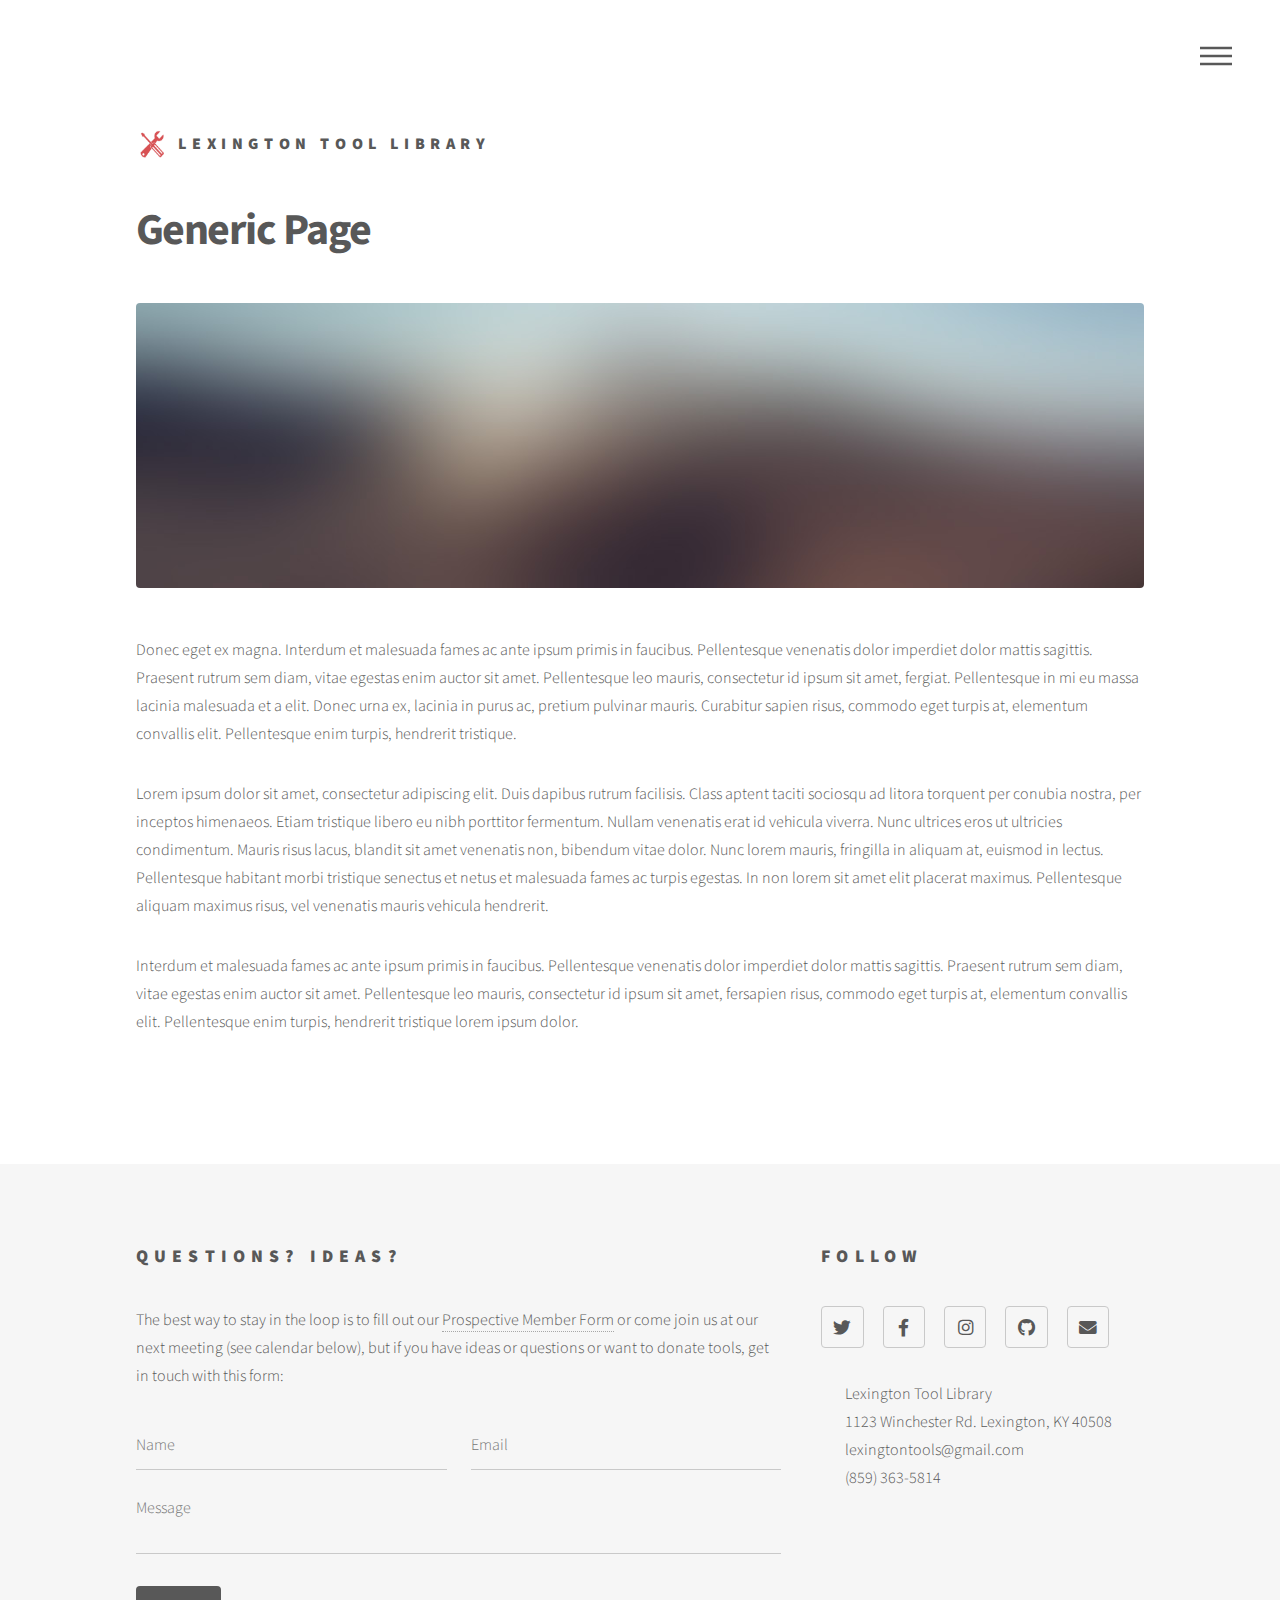
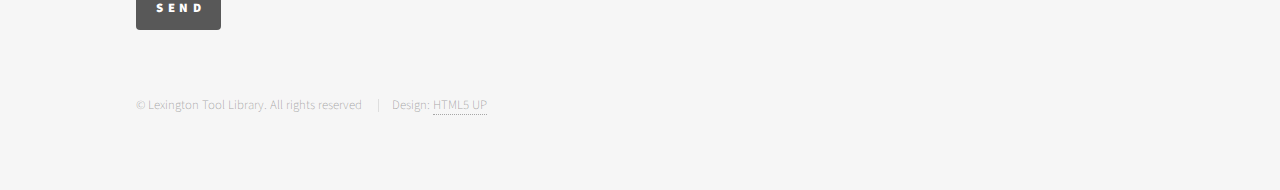
<file: generic.html>
<!DOCTYPE HTML>
<!--
	Phantom by HTML5 UP
	html5up.net | @ajlkn
	Free for personal and commercial use under the CCA 3.0 license (html5up.net/license)
-->
<html>
	<head>
		<title>Lexington Tool Library</title>
		<link rel="icon" type="image/x-icon" href="/images/favicon.ico">
		<meta charset="utf-8" />
		<meta name="viewport" content="width=device-width, initial-scale=1, user-scalable=no" />
		<link rel="stylesheet" href="assets/css/main.css" />
		<noscript><link rel="stylesheet" href="assets/css/noscript.css" /></noscript>

		<meta name="og:title" content="The Lexington Tool Library"/>
		<meta name="og:type" content="website"/>
		<meta name="og:url" content="http://www.lextools.org"/>
		<meta name="og:image" content="https://lextools.org/images/lextools-brand image1.png"/>
		<meta name="og:site_name" content="The Lexington Tool Library"/>
		<meta name="og:description" content="A library of things for making our homes and communities better."/>


		<meta name="og:email" content="lexingtontools@gmail.com"/>

		<meta name="og:street-address" content="498 Georgetown Street"/>
		<meta name="og:locality" content="Lexington"/>
		<meta name="og:region" content="KY"/>
		<meta name="og:postal-code" content="40508"/>
		<meta name="og:country-name" content="USA"/>

		<meta name="twitter:title" content="The Lexington Tool Library">
		<meta name="twitter:image" content="https://lextools.org/images/lextools-brand image1.png">
		<meta name="twitter:url" content="https://lextools.org">
		<meta name="twitter:card" content="summary">
	</head>

	<!-- Google tag (gtag.js) -->
	<script async src="https://www.googletagmanager.com/gtag/js?id=G-89R8MMGF3H"></script>
	<script>
	  window.dataLayer = window.dataLayer || [];
	  function gtag(){dataLayer.push(arguments);}
	  gtag('js', new Date());

	  gtag('config', 'G-89R8MMGF3H');
	</script>


	<body class="is-preload">
		<!-- Wrapper -->
		<div id="wrapper">

			<!-- Header -->
			<header id="header">
				<div class="inner">

					<!-- Logo -->
					<a href="index.html" class="logo">
						<span class="symbol"><img src="images/LexTools Logo_notext.png" alt="LexTools Logo" /></span><span class="title">Lexington Tool Library</span>
					</a>

					<!-- Nav -->
					<nav>
						<ul>
							<li><a href="#menu">Menu</a></li>
						</ul>
					</nav>

				</div>
			</header>

			<!-- Menu -->
			<nav id="menu">
				<h2>Menu</h2>
				<ul>
					<li><a href="index.html">Home</a></li>
					<li><a href="about.html">About</a></li>
					<li><a href="https://airtable.com/shrImyyfpDk9TnEbP">Membership</a></li>
					<li><a href="/donate.html">Donate</a></li>
					<li><a href="https://airtable.com/shrImyyfpDk9TnEbP">Volunteer</a></li>
				</ul>
			</nav>


			<!-- Main -->
			<div id="main">
				<div class="inner">
					<h1>Generic Page</h1>
					<span class="image main"><img src="images/pic13.jpg" alt="" /></span>
					<p>Donec eget ex magna. Interdum et malesuada fames ac ante ipsum primis in faucibus. Pellentesque venenatis dolor imperdiet dolor mattis sagittis. Praesent rutrum sem diam, vitae egestas enim auctor sit amet. Pellentesque leo mauris, consectetur id ipsum sit amet, fergiat. Pellentesque in mi eu massa lacinia malesuada et a elit. Donec urna ex, lacinia in purus ac, pretium pulvinar mauris. Curabitur sapien risus, commodo eget turpis at, elementum convallis elit. Pellentesque enim turpis, hendrerit tristique.</p>
					<p>Lorem ipsum dolor sit amet, consectetur adipiscing elit. Duis dapibus rutrum facilisis. Class aptent taciti sociosqu ad litora torquent per conubia nostra, per inceptos himenaeos. Etiam tristique libero eu nibh porttitor fermentum. Nullam venenatis erat id vehicula viverra. Nunc ultrices eros ut ultricies condimentum. Mauris risus lacus, blandit sit amet venenatis non, bibendum vitae dolor. Nunc lorem mauris, fringilla in aliquam at, euismod in lectus. Pellentesque habitant morbi tristique senectus et netus et malesuada fames ac turpis egestas. In non lorem sit amet elit placerat maximus. Pellentesque aliquam maximus risus, vel venenatis mauris vehicula hendrerit.</p>
					<p>Interdum et malesuada fames ac ante ipsum primis in faucibus. Pellentesque venenatis dolor imperdiet dolor mattis sagittis. Praesent rutrum sem diam, vitae egestas enim auctor sit amet. Pellentesque leo mauris, consectetur id ipsum sit amet, fersapien risus, commodo eget turpis at, elementum convallis elit. Pellentesque enim turpis, hendrerit tristique lorem ipsum dolor.</p>
				</div>
			</div>

			<!-- Footer -->
			<footer id="footer">
				<div class="inner">
					<section>
						<h2>Questions? Ideas?</h2>
						<p>The best way to stay in the loop is to fill out our <a href="https://airtable.com/shrImyyfpDk9TnEbP">Prospective Member Form</a> or come join us at our next meeting (see calendar below), but if you have ideas or questions or want to donate tools, get in touch with this form:</p>
						<form method="post" action="mailto:lexingtontools@gmail.com" enctype="text/plain" name="EmailForm">
							<div class="fields">
								<div class="field half">
									<input type="text" name="name" id="name" placeholder="Name" />
								</div>
								<div class="field half">
									<input type="email" name="email" id="email" placeholder="Email" />
								</div>
								<div class="field">
									<textarea name="message" id="message" , placeholder="Message"></textarea>
								</div>
							</div>
							<ul class="actions">
								<li><input type="submit" value="Send" class="primary" /></li>
							</ul>
						</form>
					</section>
					<section>
						<h2>Follow</h2>
						<ul class="icons">
							<li><a href="twitter.com/lextoollibrary" class="icon brands style2 fa-twitter"><span class="label">Twitter</span></a></li>
							<li><a href="facebook.com/lextoollibrary" class="icon brands style2 fa-facebook-f"><span class="label">Facebook</span></a></li>
							<li><a href="instagram.com/lextoollibrary" class="icon brands style2 fa-instagram"><span class="label">Instagram</span></a></li>
							<li><a href="github.com/lexingtontools" class="icon brands style2 fa-github"><span class="label">GitHub</span></a></li>
							<!--<li><a href="#" class="icon solid style2 fa-phone"><span class="label">Phone</span></a></li>-->
							<li><a href="mailto:lexingtontools@gmail.com" class="icon solid style2 fa-envelope"><span class="label">Email</span></a></li>
						</ul>
						<ul style="list-style-type: none;">
							<li>Lexington Tool Library</li>
							<li>1123 Winchester Rd. Lexington, KY 40508</li>
							<li>lexingtontools@gmail.com</li>
							<li>(859) 363-5814</li>
						</ul>
					</section>
					<ul class="copyright">
						<li>&copy; Lexington Tool Library. All rights reserved</li>
						<li>Design: <a href="http://html5up.net">HTML5 UP</a></li>
					</ul>
				</div>
			</footer>

		</div>

		<!-- Scripts -->
			<script src="assets/js/jquery.min.js"></script>
			<script src="assets/js/browser.min.js"></script>
			<script src="assets/js/breakpoints.min.js"></script>
			<script src="assets/js/util.js"></script>
			<script src="assets/js/main.js"></script>

	</body>
</html>
</file>
<file: assets/css/noscript.css>
/*
	Phantom by HTML5 UP
	html5up.net | @ajlkn
	Free for personal and commercial use under the CCA 3.0 license (html5up.net/license)
*/

/* Tiles */

	body.is-preload .tiles article {
		-moz-transform: none;
		-webkit-transform: none;
		-ms-transform: none;
		transform: none;
		opacity: 1;
	}
</file>
<file: assets/css/main.css>
@import url(fontawesome-all.min.css);
@import url("https://fonts.googleapis.com/css?family=Source+Sans+Pro:300,700,900");

/*
	Phantom by HTML5 UP
	html5up.net | @ajlkn
	Free for personal and commercial use under the CCA 3.0 license (html5up.net/license)
*/

html, body, div, span, applet, object,
iframe, h1, h2, h3, h4, h5, h6, p, blockquote,
pre, a, abbr, acronym, address, big, cite,
code, del, dfn, em, img, ins, kbd, q, s, samp,
small, strike, strong, sub, sup, tt, var, b,
u, i, center, dl, dt, dd, ol, ul, li, fieldset,
form, label, legend, table, caption, tbody,
tfoot, thead, tr, th, td, article, aside,
canvas, details, embed, figure, figcaption,
footer, header, hgroup, menu, nav, output, ruby,
section, summary, time, mark, audio, video {
	margin: 0;
	padding: 0;
	border: 0;
	font-size: 100%;
	font: inherit;
	vertical-align: baseline;}

article, aside, details, figcaption, figure,
footer, header, hgroup, menu, nav, section {
	display: block;}

body {
	line-height: 1;
}

ol, ul {
	list-style: none;
}

blockquote, q {
	quotes: none;
}

	blockquote:before, blockquote:after, q:before, q:after {
		content: '';
		content: none;
	}

table {
	border-collapse: collapse;
	border-spacing: 0;
}

body {
	-webkit-text-size-adjust: none;
}

mark {
	background-color: transparent;
	color: inherit;
}

input::-moz-focus-inner {
	border: 0;
	padding: 0;
}

input, select, textarea {
	-moz-appearance: none;
	-webkit-appearance: none;
	-ms-appearance: none;
	appearance: none;
}

/* Basic */

	@-ms-viewport {
		width: device-width;
	}

	body {
		-ms-overflow-style: scrollbar;
	}

	@media screen and (max-width: 480px) {

		html, body {
			min-width: 320px;
		}

	}

	html {
		box-sizing: border-box;
	}

	*, *:before, *:after {
		box-sizing: inherit;
	}

	body {
		background: #ffffff;
	}

		body.is-preload *, body.is-preload *:before, body.is-preload *:after {
			-moz-animation: none !important;
			-webkit-animation: none !important;
			-ms-animation: none !important;
			animation: none !important;
			-moz-transition: none !important;
			-webkit-transition: none !important;
			-ms-transition: none !important;
			transition: none !important;
		}

/* Type */

	body, input, select, textarea {
		color: #585858;
		font-family: "Source Sans Pro", Helvetica, sans-serif;
		font-size: 16pt;
		font-weight: 300;
		line-height: 1.75;
	}

		@media screen and (max-width: 1680px) {

			body, input, select, textarea {
				font-size: 14pt;
			}

		}

		@media screen and (max-width: 1280px) {

			body, input, select, textarea {
				font-size: 12pt;
			}

		}

	a {
		-moz-transition: border-bottom-color 0.2s ease, color 0.2s ease;
		-webkit-transition: border-bottom-color 0.2s ease, color 0.2s ease;
		-ms-transition: border-bottom-color 0.2s ease, color 0.2s ease;
		transition: border-bottom-color 0.2s ease, color 0.2s ease;
		text-decoration: none;
		color: #585858;
		border-bottom: dotted 1px rgba(88, 88, 88, 0.5);
	}

		a:hover {
			border-bottom-color: transparent;
			color: #f2849e !important;
		}

	strong, b {
		font-weight: 900;
	}

	em, i {
		font-style: italic;
	}

	p {
		margin: 0 0 2em 0;
	}

	h1 {
		font-size: 2.75em;
		font-weight: 700;
		line-height: 1.3;
		margin: 0 0 1em 0;
		letter-spacing: -0.035em;
	}

		h1 a {
			color: inherit;
		}

		@media screen and (max-width: 736px) {

			h1 {
				font-size: 2em;
				margin: 0 0 1em 0;
			}

		}

		@media screen and (max-width: 360px) {

			h1 {
				font-size: 1.75em;
			}

		}

	h2, h3, h4, h5, h6 {
		font-weight: 900;
		line-height: 1.5;
		margin: 0 0 2em 0;
		text-transform: uppercase;
		letter-spacing: 0.35em;
	}

		h2 a, h3 a, h4 a, h5 a, h6 a {
			color: inherit;
		}

	h2 {
		font-size: 1.1em;
	}

	h3 {
		font-size: 1em;
	}

	h4 {
		font-size: 0.8em;
	}

	h5 {
		font-size: 0.8em;
	}

	h6 {
		font-size: 0.8em;
	}

	@media screen and (max-width: 980px) {

		h1 br, h2 br, h3 br, h4 br, h5 br, h6 br {
			display: none;
		}

	}

	@media screen and (max-width: 736px) {

		h2 {
			font-size: 1em;
		}

		h3 {
			font-size: 0.8em;
		}

	}

	sub {
		font-size: 0.8em;
		position: relative;
		top: 0.5em;
	}

	sup {
		font-size: 0.8em;
		position: relative;
		top: -0.5em;
	}

	blockquote {
		border-left: solid 4px #c9c9c9;
		font-style: italic;
		margin: 0 0 2em 0;
		padding: 0.5em 0 0.5em 2em;
	}

	code {
		background: rgba(144, 144, 144, 0.075);
		border-radius: 4px;
		border: solid 1px #c9c9c9;
		font-family: "Courier New", monospace;
		font-size: 0.9em;
		margin: 0 0.25em;
		padding: 0.25em 0.65em;
	}

	pre {
		-webkit-overflow-scrolling: touch;
		font-family: "Courier New", monospace;
		font-size: 0.9em;
		margin: 0 0 2em 0;
	}

		pre code {
			display: block;
			line-height: 1.75;
			padding: 1em 1.5em;
			overflow-x: auto;
		}

	hr {
		border: 0;
		border-bottom: solid 1px #c9c9c9;
		margin: 2em 0;
	}

		hr.major {
			margin: 3em 0;
		}

	.align-left {
		text-align: left;
	}

	.align-center {
		text-align: center;
	}

	.align-right {
		text-align: right;
	}

/* Row */

	.row {
		display: flex;
		flex-wrap: wrap;
		box-sizing: border-box;
		align-items: stretch;
	}

		.row > * {
			box-sizing: border-box;
		}

		.row.gtr-uniform > * > :last-child {
			margin-bottom: 0;
		}

		.row.aln-left {
			justify-content: flex-start;
		}

		.row.aln-center {
			justify-content: center;
		}

		.row.aln-right {
			justify-content: flex-end;
		}

		.row.aln-top {
			align-items: flex-start;
		}

		.row.aln-middle {
			align-items: center;
		}

		.row.aln-bottom {
			align-items: flex-end;
		}

		.row > .imp {
			order: -1;
		}

		.row > .col-1 {
			width: 8.33333%;
		}

		.row > .off-1 {
			margin-left: 8.33333%;
		}

		.row > .col-2 {
			width: 16.66667%;
		}

		.row > .off-2 {
			margin-left: 16.66667%;
		}

		.row > .col-3 {
			width: 25%;
		}

		.row > .off-3 {
			margin-left: 25%;
		}

		.row > .col-4 {
			width: 33.33333%;
		}

		.row > .off-4 {
			margin-left: 33.33333%;
		}

		.row > .col-5 {
			width: 41.66667%;
		}

		.row > .off-5 {
			margin-left: 41.66667%;
		}

		.row > .col-6 {
			width: 50%;
		}

		.row > .off-6 {
			margin-left: 50%;
		}

		.row > .col-7 {
			width: 58.33333%;
		}

		.row > .off-7 {
			margin-left: 58.33333%;
		}

		.row > .col-8 {
			width: 66.66667%;
		}

		.row > .off-8 {
			margin-left: 66.66667%;
		}

		.row > .col-9 {
			width: 75%;
		}

		.row > .off-9 {
			margin-left: 75%;
		}

		.row > .col-10 {
			width: 83.33333%;
		}

		.row > .off-10 {
			margin-left: 83.33333%;
		}

		.row > .col-11 {
			width: 91.66667%;
		}

		.row > .off-11 {
			margin-left: 91.66667%;
		}

		.row > .col-12 {
			width: 100%;
		}

		.row > .off-12 {
			margin-left: 100%;
		}

		.row.gtr-0 {
			margin-top: 0;
			margin-left: 0em;
		}

			.row.gtr-0 > * {
				padding: 0 0 0 0em;
			}

			.row.gtr-0.gtr-uniform {
				margin-top: 0em;
			}

				.row.gtr-0.gtr-uniform > * {
					padding-top: 0em;
				}

		.row.gtr-25 {
			margin-top: 0;
			margin-left: -0.5em;
		}

			.row.gtr-25 > * {
				padding: 0 0 0 0.5em;
			}

			.row.gtr-25.gtr-uniform {
				margin-top: -0.5em;
			}

				.row.gtr-25.gtr-uniform > * {
					padding-top: 0.5em;
				}

		.row.gtr-50 {
			margin-top: 0;
			margin-left: -1em;
		}

			.row.gtr-50 > * {
				padding: 0 0 0 1em;
			}

			.row.gtr-50.gtr-uniform {
				margin-top: -1em;
			}

				.row.gtr-50.gtr-uniform > * {
					padding-top: 1em;
				}

		.row {
			margin-top: 0;
			margin-left: -2em;
		}

			.row > * {
				padding: 0 0 0 2em;
			}

			.row.gtr-uniform {
				margin-top: -2em;
			}

				.row.gtr-uniform > * {
					padding-top: 2em;
				}

		.row.gtr-150 {
			margin-top: 0;
			margin-left: -3em;
		}

			.row.gtr-150 > * {
				padding: 0 0 0 3em;
			}

			.row.gtr-150.gtr-uniform {
				margin-top: -3em;
			}

				.row.gtr-150.gtr-uniform > * {
					padding-top: 3em;
				}

		.row.gtr-200 {
			margin-top: 0;
			margin-left: -4em;
		}

			.row.gtr-200 > * {
				padding: 0 0 0 4em;
			}

			.row.gtr-200.gtr-uniform {
				margin-top: -4em;
			}

				.row.gtr-200.gtr-uniform > * {
					padding-top: 4em;
				}

		@media screen and (max-width: 1680px) {

			.row {
				display: flex;
				flex-wrap: wrap;
				box-sizing: border-box;
				align-items: stretch;
			}

				.row > * {
					box-sizing: border-box;
				}

				.row.gtr-uniform > * > :last-child {
					margin-bottom: 0;
				}

				.row.aln-left {
					justify-content: flex-start;
				}

				.row.aln-center {
					justify-content: center;
				}

				.row.aln-right {
					justify-content: flex-end;
				}

				.row.aln-top {
					align-items: flex-start;
				}

				.row.aln-middle {
					align-items: center;
				}

				.row.aln-bottom {
					align-items: flex-end;
				}

				.row > .imp-xlarge {
					order: -1;
				}

				.row > .col-1-xlarge {
					width: 8.33333%;
				}

				.row > .off-1-xlarge {
					margin-left: 8.33333%;
				}

				.row > .col-2-xlarge {
					width: 16.66667%;
				}

				.row > .off-2-xlarge {
					margin-left: 16.66667%;
				}

				.row > .col-3-xlarge {
					width: 25%;
				}

				.row > .off-3-xlarge {
					margin-left: 25%;
				}

				.row > .col-4-xlarge {
					width: 33.33333%;
				}

				.row > .off-4-xlarge {
					margin-left: 33.33333%;
				}

				.row > .col-5-xlarge {
					width: 41.66667%;
				}

				.row > .off-5-xlarge {
					margin-left: 41.66667%;
				}

				.row > .col-6-xlarge {
					width: 50%;
				}

				.row > .off-6-xlarge {
					margin-left: 50%;
				}

				.row > .col-7-xlarge {
					width: 58.33333%;
				}

				.row > .off-7-xlarge {
					margin-left: 58.33333%;
				}

				.row > .col-8-xlarge {
					width: 66.66667%;
				}

				.row > .off-8-xlarge {
					margin-left: 66.66667%;
				}

				.row > .col-9-xlarge {
					width: 75%;
				}

				.row > .off-9-xlarge {
					margin-left: 75%;
				}

				.row > .col-10-xlarge {
					width: 83.33333%;
				}

				.row > .off-10-xlarge {
					margin-left: 83.33333%;
				}

				.row > .col-11-xlarge {
					width: 91.66667%;
				}

				.row > .off-11-xlarge {
					margin-left: 91.66667%;
				}

				.row > .col-12-xlarge {
					width: 100%;
				}

				.row > .off-12-xlarge {
					margin-left: 100%;
				}

				.row.gtr-0 {
					margin-top: 0;
					margin-left: 0em;
				}

					.row.gtr-0 > * {
						padding: 0 0 0 0em;
					}

					.row.gtr-0.gtr-uniform {
						margin-top: 0em;
					}

						.row.gtr-0.gtr-uniform > * {
							padding-top: 0em;
						}

				.row.gtr-25 {
					margin-top: 0;
					margin-left: -0.5em;
				}

					.row.gtr-25 > * {
						padding: 0 0 0 0.5em;
					}

					.row.gtr-25.gtr-uniform {
						margin-top: -0.5em;
					}

						.row.gtr-25.gtr-uniform > * {
							padding-top: 0.5em;
						}

				.row.gtr-50 {
					margin-top: 0;
					margin-left: -1em;
				}

					.row.gtr-50 > * {
						padding: 0 0 0 1em;
					}

					.row.gtr-50.gtr-uniform {
						margin-top: -1em;
					}

						.row.gtr-50.gtr-uniform > * {
							padding-top: 1em;
						}

				.row {
					margin-top: 0;
					margin-left: -2em;
				}

					.row > * {
						padding: 0 0 0 2em;
					}

					.row.gtr-uniform {
						margin-top: -2em;
					}

						.row.gtr-uniform > * {
							padding-top: 2em;
						}

				.row.gtr-150 {
					margin-top: 0;
					margin-left: -3em;
				}

					.row.gtr-150 > * {
						padding: 0 0 0 3em;
					}

					.row.gtr-150.gtr-uniform {
						margin-top: -3em;
					}

						.row.gtr-150.gtr-uniform > * {
							padding-top: 3em;
						}

				.row.gtr-200 {
					margin-top: 0;
					margin-left: -4em;
				}

					.row.gtr-200 > * {
						padding: 0 0 0 4em;
					}

					.row.gtr-200.gtr-uniform {
						margin-top: -4em;
					}

						.row.gtr-200.gtr-uniform > * {
							padding-top: 4em;
						}

		}

		@media screen and (max-width: 1280px) {

			.row {
				display: flex;
				flex-wrap: wrap;
				box-sizing: border-box;
				align-items: stretch;
			}

				.row > * {
					box-sizing: border-box;
				}

				.row.gtr-uniform > * > :last-child {
					margin-bottom: 0;
				}

				.row.aln-left {
					justify-content: flex-start;
				}

				.row.aln-center {
					justify-content: center;
				}

				.row.aln-right {
					justify-content: flex-end;
				}

				.row.aln-top {
					align-items: flex-start;
				}

				.row.aln-middle {
					align-items: center;
				}

				.row.aln-bottom {
					align-items: flex-end;
				}

				.row > .imp-large {
					order: -1;
				}

				.row > .col-1-large {
					width: 8.33333%;
				}

				.row > .off-1-large {
					margin-left: 8.33333%;
				}

				.row > .col-2-large {
					width: 16.66667%;
				}

				.row > .off-2-large {
					margin-left: 16.66667%;
				}

				.row > .col-3-large {
					width: 25%;
				}

				.row > .off-3-large {
					margin-left: 25%;
				}

				.row > .col-4-large {
					width: 33.33333%;
				}

				.row > .off-4-large {
					margin-left: 33.33333%;
				}

				.row > .col-5-large {
					width: 41.66667%;
				}

				.row > .off-5-large {
					margin-left: 41.66667%;
				}

				.row > .col-6-large {
					width: 50%;
				}

				.row > .off-6-large {
					margin-left: 50%;
				}

				.row > .col-7-large {
					width: 58.33333%;
				}

				.row > .off-7-large {
					margin-left: 58.33333%;
				}

				.row > .col-8-large {
					width: 66.66667%;
				}

				.row > .off-8-large {
					margin-left: 66.66667%;
				}

				.row > .col-9-large {
					width: 75%;
				}

				.row > .off-9-large {
					margin-left: 75%;
				}

				.row > .col-10-large {
					width: 83.33333%;
				}

				.row > .off-10-large {
					margin-left: 83.33333%;
				}

				.row > .col-11-large {
					width: 91.66667%;
				}

				.row > .off-11-large {
					margin-left: 91.66667%;
				}

				.row > .col-12-large {
					width: 100%;
				}

				.row > .off-12-large {
					margin-left: 100%;
				}

				.row.gtr-0 {
					margin-top: 0;
					margin-left: 0em;
				}

					.row.gtr-0 > * {
						padding: 0 0 0 0em;
					}

					.row.gtr-0.gtr-uniform {
						margin-top: 0em;
					}

						.row.gtr-0.gtr-uniform > * {
							padding-top: 0em;
						}

				.row.gtr-25 {
					margin-top: 0;
					margin-left: -0.5em;
				}

					.row.gtr-25 > * {
						padding: 0 0 0 0.5em;
					}

					.row.gtr-25.gtr-uniform {
						margin-top: -0.5em;
					}

						.row.gtr-25.gtr-uniform > * {
							padding-top: 0.5em;
						}

				.row.gtr-50 {
					margin-top: 0;
					margin-left: -1em;
				}

					.row.gtr-50 > * {
						padding: 0 0 0 1em;
					}

					.row.gtr-50.gtr-uniform {
						margin-top: -1em;
					}

						.row.gtr-50.gtr-uniform > * {
							padding-top: 1em;
						}

				.row {
					margin-top: 0;
					margin-left: -2em;
				}

					.row > * {
						padding: 0 0 0 2em;
					}

					.row.gtr-uniform {
						margin-top: -2em;
					}

						.row.gtr-uniform > * {
							padding-top: 2em;
						}

				.row.gtr-150 {
					margin-top: 0;
					margin-left: -3em;
				}

					.row.gtr-150 > * {
						padding: 0 0 0 3em;
					}

					.row.gtr-150.gtr-uniform {
						margin-top: -3em;
					}

						.row.gtr-150.gtr-uniform > * {
							padding-top: 3em;
						}

				.row.gtr-200 {
					margin-top: 0;
					margin-left: -4em;
				}

					.row.gtr-200 > * {
						padding: 0 0 0 4em;
					}

					.row.gtr-200.gtr-uniform {
						margin-top: -4em;
					}

						.row.gtr-200.gtr-uniform > * {
							padding-top: 4em;
						}

		}

		@media screen and (max-width: 980px) {

			.row {
				display: flex;
				flex-wrap: wrap;
				box-sizing: border-box;
				align-items: stretch;
			}

				.row > * {
					box-sizing: border-box;
				}

				.row.gtr-uniform > * > :last-child {
					margin-bottom: 0;
				}

				.row.aln-left {
					justify-content: flex-start;
				}

				.row.aln-center {
					justify-content: center;
				}

				.row.aln-right {
					justify-content: flex-end;
				}

				.row.aln-top {
					align-items: flex-start;
				}

				.row.aln-middle {
					align-items: center;
				}

				.row.aln-bottom {
					align-items: flex-end;
				}

				.row > .imp-medium {
					order: -1;
				}

				.row > .col-1-medium {
					width: 8.33333%;
				}

				.row > .off-1-medium {
					margin-left: 8.33333%;
				}

				.row > .col-2-medium {
					width: 16.66667%;
				}

				.row > .off-2-medium {
					margin-left: 16.66667%;
				}

				.row > .col-3-medium {
					width: 25%;
				}

				.row > .off-3-medium {
					margin-left: 25%;
				}

				.row > .col-4-medium {
					width: 33.33333%;
				}

				.row > .off-4-medium {
					margin-left: 33.33333%;
				}

				.row > .col-5-medium {
					width: 41.66667%;
				}

				.row > .off-5-medium {
					margin-left: 41.66667%;
				}

				.row > .col-6-medium {
					width: 50%;
				}

				.row > .off-6-medium {
					margin-left: 50%;
				}

				.row > .col-7-medium {
					width: 58.33333%;
				}

				.row > .off-7-medium {
					margin-left: 58.33333%;
				}

				.row > .col-8-medium {
					width: 66.66667%;
				}

				.row > .off-8-medium {
					margin-left: 66.66667%;
				}

				.row > .col-9-medium {
					width: 75%;
				}

				.row > .off-9-medium {
					margin-left: 75%;
				}

				.row > .col-10-medium {
					width: 83.33333%;
				}

				.row > .off-10-medium {
					margin-left: 83.33333%;
				}

				.row > .col-11-medium {
					width: 91.66667%;
				}

				.row > .off-11-medium {
					margin-left: 91.66667%;
				}

				.row > .col-12-medium {
					width: 100%;
				}

				.row > .off-12-medium {
					margin-left: 100%;
				}

				.row.gtr-0 {
					margin-top: 0;
					margin-left: 0em;
				}

					.row.gtr-0 > * {
						padding: 0 0 0 0em;
					}

					.row.gtr-0.gtr-uniform {
						margin-top: 0em;
					}

						.row.gtr-0.gtr-uniform > * {
							padding-top: 0em;
						}

				.row.gtr-25 {
					margin-top: 0;
					margin-left: -0.375em;
				}

					.row.gtr-25 > * {
						padding: 0 0 0 0.375em;
					}

					.row.gtr-25.gtr-uniform {
						margin-top: -0.375em;
					}

						.row.gtr-25.gtr-uniform > * {
							padding-top: 0.375em;
						}

				.row.gtr-50 {
					margin-top: 0;
					margin-left: -0.75em;
				}

					.row.gtr-50 > * {
						padding: 0 0 0 0.75em;
					}

					.row.gtr-50.gtr-uniform {
						margin-top: -0.75em;
					}

						.row.gtr-50.gtr-uniform > * {
							padding-top: 0.75em;
						}

				.row {
					margin-top: 0;
					margin-left: -1.5em;
				}

					.row > * {
						padding: 0 0 0 1.5em;
					}

					.row.gtr-uniform {
						margin-top: -1.5em;
					}

						.row.gtr-uniform > * {
							padding-top: 1.5em;
						}

				.row.gtr-150 {
					margin-top: 0;
					margin-left: -2.25em;
				}

					.row.gtr-150 > * {
						padding: 0 0 0 2.25em;
					}

					.row.gtr-150.gtr-uniform {
						margin-top: -2.25em;
					}

						.row.gtr-150.gtr-uniform > * {
							padding-top: 2.25em;
						}

				.row.gtr-200 {
					margin-top: 0;
					margin-left: -3em;
				}

					.row.gtr-200 > * {
						padding: 0 0 0 3em;
					}

					.row.gtr-200.gtr-uniform {
						margin-top: -3em;
					}

						.row.gtr-200.gtr-uniform > * {
							padding-top: 3em;
						}

		}

		@media screen and (max-width: 736px) {

			.row {
				display: flex;
				flex-wrap: wrap;
				box-sizing: border-box;
				align-items: stretch;
			}

				.row > * {
					box-sizing: border-box;
				}

				.row.gtr-uniform > * > :last-child {
					margin-bottom: 0;
				}

				.row.aln-left {
					justify-content: flex-start;
				}

				.row.aln-center {
					justify-content: center;
				}

				.row.aln-right {
					justify-content: flex-end;
				}

				.row.aln-top {
					align-items: flex-start;
				}

				.row.aln-middle {
					align-items: center;
				}

				.row.aln-bottom {
					align-items: flex-end;
				}

				.row > .imp-small {
					order: -1;
				}

				.row > .col-1-small {
					width: 8.33333%;
				}

				.row > .off-1-small {
					margin-left: 8.33333%;
				}

				.row > .col-2-small {
					width: 16.66667%;
				}

				.row > .off-2-small {
					margin-left: 16.66667%;
				}

				.row > .col-3-small {
					width: 25%;
				}

				.row > .off-3-small {
					margin-left: 25%;
				}

				.row > .col-4-small {
					width: 33.33333%;
				}

				.row > .off-4-small {
					margin-left: 33.33333%;
				}

				.row > .col-5-small {
					width: 41.66667%;
				}

				.row > .off-5-small {
					margin-left: 41.66667%;
				}

				.row > .col-6-small {
					width: 50%;
				}

				.row > .off-6-small {
					margin-left: 50%;
				}

				.row > .col-7-small {
					width: 58.33333%;
				}

				.row > .off-7-small {
					margin-left: 58.33333%;
				}

				.row > .col-8-small {
					width: 66.66667%;
				}

				.row > .off-8-small {
					margin-left: 66.66667%;
				}

				.row > .col-9-small {
					width: 75%;
				}

				.row > .off-9-small {
					margin-left: 75%;
				}

				.row > .col-10-small {
					width: 83.33333%;
				}

				.row > .off-10-small {
					margin-left: 83.33333%;
				}

				.row > .col-11-small {
					width: 91.66667%;
				}

				.row > .off-11-small {
					margin-left: 91.66667%;
				}

				.row > .col-12-small {
					width: 100%;
				}

				.row > .off-12-small {
					margin-left: 100%;
				}

				.row.gtr-0 {
					margin-top: 0;
					margin-left: 0em;
				}

					.row.gtr-0 > * {
						padding: 0 0 0 0em;
					}

					.row.gtr-0.gtr-uniform {
						margin-top: 0em;
					}

						.row.gtr-0.gtr-uniform > * {
							padding-top: 0em;
						}

				.row.gtr-25 {
					margin-top: 0;
					margin-left: -0.25em;
				}

					.row.gtr-25 > * {
						padding: 0 0 0 0.25em;
					}

					.row.gtr-25.gtr-uniform {
						margin-top: -0.25em;
					}

						.row.gtr-25.gtr-uniform > * {
							padding-top: 0.25em;
						}

				.row.gtr-50 {
					margin-top: 0;
					margin-left: -0.5em;
				}

					.row.gtr-50 > * {
						padding: 0 0 0 0.5em;
					}

					.row.gtr-50.gtr-uniform {
						margin-top: -0.5em;
					}

						.row.gtr-50.gtr-uniform > * {
							padding-top: 0.5em;
						}

				.row {
					margin-top: 0;
					margin-left: -1em;
				}

					.row > * {
						padding: 0 0 0 1em;
					}

					.row.gtr-uniform {
						margin-top: -1em;
					}

						.row.gtr-uniform > * {
							padding-top: 1em;
						}

				.row.gtr-150 {
					margin-top: 0;
					margin-left: -1.5em;
				}

					.row.gtr-150 > * {
						padding: 0 0 0 1.5em;
					}

					.row.gtr-150.gtr-uniform {
						margin-top: -1.5em;
					}

						.row.gtr-150.gtr-uniform > * {
							padding-top: 1.5em;
						}

				.row.gtr-200 {
					margin-top: 0;
					margin-left: -2em;
				}

					.row.gtr-200 > * {
						padding: 0 0 0 2em;
					}

					.row.gtr-200.gtr-uniform {
						margin-top: -2em;
					}

						.row.gtr-200.gtr-uniform > * {
							padding-top: 2em;
						}

		}

		@media screen and (max-width: 480px) {

			.row {
				display: flex;
				flex-wrap: wrap;
				box-sizing: border-box;
				align-items: stretch;
			}

				.row > * {
					box-sizing: border-box;
				}

				.row.gtr-uniform > * > :last-child {
					margin-bottom: 0;
				}

				.row.aln-left {
					justify-content: flex-start;
				}

				.row.aln-center {
					justify-content: center;
				}

				.row.aln-right {
					justify-content: flex-end;
				}

				.row.aln-top {
					align-items: flex-start;
				}

				.row.aln-middle {
					align-items: center;
				}

				.row.aln-bottom {
					align-items: flex-end;
				}

				.row > .imp-xsmall {
					order: -1;
				}

				.row > .col-1-xsmall {
					width: 8.33333%;
				}

				.row > .off-1-xsmall {
					margin-left: 8.33333%;
				}

				.row > .col-2-xsmall {
					width: 16.66667%;
				}

				.row > .off-2-xsmall {
					margin-left: 16.66667%;
				}

				.row > .col-3-xsmall {
					width: 25%;
				}

				.row > .off-3-xsmall {
					margin-left: 25%;
				}

				.row > .col-4-xsmall {
					width: 33.33333%;
				}

				.row > .off-4-xsmall {
					margin-left: 33.33333%;
				}

				.row > .col-5-xsmall {
					width: 41.66667%;
				}

				.row > .off-5-xsmall {
					margin-left: 41.66667%;
				}

				.row > .col-6-xsmall {
					width: 50%;
				}

				.row > .off-6-xsmall {
					margin-left: 50%;
				}

				.row > .col-7-xsmall {
					width: 58.33333%;
				}

				.row > .off-7-xsmall {
					margin-left: 58.33333%;
				}

				.row > .col-8-xsmall {
					width: 66.66667%;
				}

				.row > .off-8-xsmall {
					margin-left: 66.66667%;
				}

				.row > .col-9-xsmall {
					width: 75%;
				}

				.row > .off-9-xsmall {
					margin-left: 75%;
				}

				.row > .col-10-xsmall {
					width: 83.33333%;
				}

				.row > .off-10-xsmall {
					margin-left: 83.33333%;
				}

				.row > .col-11-xsmall {
					width: 91.66667%;
				}

				.row > .off-11-xsmall {
					margin-left: 91.66667%;
				}

				.row > .col-12-xsmall {
					width: 100%;
				}

				.row > .off-12-xsmall {
					margin-left: 100%;
				}

				.row.gtr-0 {
					margin-top: 0;
					margin-left: 0em;
				}

					.row.gtr-0 > * {
						padding: 0 0 0 0em;
					}

					.row.gtr-0.gtr-uniform {
						margin-top: 0em;
					}

						.row.gtr-0.gtr-uniform > * {
							padding-top: 0em;
						}

				.row.gtr-25 {
					margin-top: 0;
					margin-left: -0.25em;
				}

					.row.gtr-25 > * {
						padding: 0 0 0 0.25em;
					}

					.row.gtr-25.gtr-uniform {
						margin-top: -0.25em;
					}

						.row.gtr-25.gtr-uniform > * {
							padding-top: 0.25em;
						}

				.row.gtr-50 {
					margin-top: 0;
					margin-left: -0.5em;
				}

					.row.gtr-50 > * {
						padding: 0 0 0 0.5em;
					}

					.row.gtr-50.gtr-uniform {
						margin-top: -0.5em;
					}

						.row.gtr-50.gtr-uniform > * {
							padding-top: 0.5em;
						}

				.row {
					margin-top: 0;
					margin-left: -1em;
				}

					.row > * {
						padding: 0 0 0 1em;
					}

					.row.gtr-uniform {
						margin-top: -1em;
					}

						.row.gtr-uniform > * {
							padding-top: 1em;
						}

				.row.gtr-150 {
					margin-top: 0;
					margin-left: -1.5em;
				}

					.row.gtr-150 > * {
						padding: 0 0 0 1.5em;
					}

					.row.gtr-150.gtr-uniform {
						margin-top: -1.5em;
					}

						.row.gtr-150.gtr-uniform > * {
							padding-top: 1.5em;
						}

				.row.gtr-200 {
					margin-top: 0;
					margin-left: -2em;
				}

					.row.gtr-200 > * {
						padding: 0 0 0 2em;
					}

					.row.gtr-200.gtr-uniform {
						margin-top: -2em;
					}

						.row.gtr-200.gtr-uniform > * {
							padding-top: 2em;
						}

		}

/* Section/Article */

	section.special, article.special {
		text-align: center;
	}

	header p {
		margin-top: -1em;
	}

	@media screen and (max-width: 736px) {

		header p {
			margin-top: 0;
		}

	}

/* Icon */

	.icon {
		text-decoration: none;
		border-bottom: none;
		position: relative;
	}

		.icon:before {
			-moz-osx-font-smoothing: grayscale;
			-webkit-font-smoothing: antialiased;
			display: inline-block;
			font-style: normal;
			font-variant: normal;
			text-rendering: auto;
			line-height: 1;
			text-transform: none !important;
			font-family: 'Font Awesome 5 Free';
			font-weight: 400;
		}

		.icon > .label {
			display: none;
		}

		.icon:before {
			line-height: inherit;
		}

		.icon.solid:before {
			font-weight: 900;
		}

		.icon.brands:before {
			font-family: 'Font Awesome 5 Brands';
		}

		.icon.style2 {
			-moz-transition: background-color 0.2s ease-in-out, color 0.2s ease-in-out, border-color 0.2s ease-in-out;
			-webkit-transition: background-color 0.2s ease-in-out, color 0.2s ease-in-out, border-color 0.2s ease-in-out;
			-ms-transition: background-color 0.2s ease-in-out, color 0.2s ease-in-out, border-color 0.2s ease-in-out;
			transition: background-color 0.2s ease-in-out, color 0.2s ease-in-out, border-color 0.2s ease-in-out;
			background-color: transparent;
			border: solid 1px #c9c9c9;
			border-radius: 4px;
			width: 2.65em;
			height: 2.65em;
			display: inline-block;
			text-align: center;
			line-height: 2.65em;
			color: inherit;
		}

			.icon.style2:before {
				font-size: 1.1em;
			}

			.icon.style2:hover {
				color: #f2849e;
				border-color: #f2849e;
			}

			.icon.style2:active {
				background-color: rgba(242, 132, 158, 0.1);
			}

/* List */

	ol {
		list-style: decimal;
		margin: 0 0 2em 0;
		padding-left: 1.25em;
	}

		ol li {
			padding-left: 0.25em;
		}

	ul {
		list-style: disc;
		margin: 0 0 2em 0;
		padding-left: 1em;
	}

		ul li {
			padding-left: 0.5em;
		}

		ul.alt {
			list-style: none;
			padding-left: 0;
		}

			ul.alt li {
				border-top: solid 1px #c9c9c9;
				padding: 0.5em 0;
			}

				ul.alt li:first-child {
					border-top: 0;
					padding-top: 0;
				}

	dl {
		margin: 0 0 2em 0;
	}

		dl dt {
			display: block;
			font-weight: 900;
			margin: 0 0 1em 0;
		}

		dl dd {
			margin-left: 2em;
		}

/* Actions */

	ul.actions {
		display: -moz-flex;
		display: -webkit-flex;
		display: -ms-flex;
		display: flex;
		cursor: default;
		list-style: none;
		margin-left: -1em;
		padding-left: 0;
	}

		ul.actions li {
			padding: 0 0 0 1em;
			vertical-align: middle;
		}

		ul.actions.special {
			-moz-justify-content: center;
			-webkit-justify-content: center;
			-ms-justify-content: center;
			justify-content: center;
			width: 100%;
			margin-left: 0;
		}

			ul.actions.special li:first-child {
				padding-left: 0;
			}

		ul.actions.stacked {
			-moz-flex-direction: column;
			-webkit-flex-direction: column;
			-ms-flex-direction: column;
			flex-direction: column;
			margin-left: 0;
		}

			ul.actions.stacked li {
				padding: 1.3em 0 0 0;
			}

				ul.actions.stacked li:first-child {
					padding-top: 0;
				}

		ul.actions.fit {
			width: calc(100% + 1em);
		}

			ul.actions.fit li {
				-moz-flex-grow: 1;
				-webkit-flex-grow: 1;
				-ms-flex-grow: 1;
				flex-grow: 1;
				-moz-flex-shrink: 1;
				-webkit-flex-shrink: 1;
				-ms-flex-shrink: 1;
				flex-shrink: 1;
				width: 100%;
			}

				ul.actions.fit li > * {
					width: 100%;
				}

			ul.actions.fit.stacked {
				width: 100%;
			}

		@media screen and (max-width: 480px) {

			ul.actions:not(.fixed) {
				-moz-flex-direction: column;
				-webkit-flex-direction: column;
				-ms-flex-direction: column;
				flex-direction: column;
				margin-left: 0;
				width: 100% !important;
			}

				ul.actions:not(.fixed) li {
					-moz-flex-grow: 1;
					-webkit-flex-grow: 1;
					-ms-flex-grow: 1;
					flex-grow: 1;
					-moz-flex-shrink: 1;
					-webkit-flex-shrink: 1;
					-ms-flex-shrink: 1;
					flex-shrink: 1;
					padding: 1em 0 0 0;
					text-align: center;
					width: 100%;
				}

					ul.actions:not(.fixed) li > * {
						width: 100%;
					}

					ul.actions:not(.fixed) li:first-child {
						padding-top: 0;
					}

					ul.actions:not(.fixed) li input[type="submit"],
					ul.actions:not(.fixed) li input[type="reset"],
					ul.actions:not(.fixed) li input[type="button"],
					ul.actions:not(.fixed) li button,
					ul.actions:not(.fixed) li .button {
						width: 100%;
					}

						ul.actions:not(.fixed) li input[type="submit"].icon:before,
						ul.actions:not(.fixed) li input[type="reset"].icon:before,
						ul.actions:not(.fixed) li input[type="button"].icon:before,
						ul.actions:not(.fixed) li button.icon:before,
						ul.actions:not(.fixed) li .button.icon:before {
							margin-left: -0.5rem;
						}

		}

/* Icons */

	ul.icons {
		cursor: default;
		list-style: none;
		padding-left: 0;
		margin: -1em 0 2em -1em;
	}

		ul.icons li {
			display: inline-block;
			padding: 1em 0 0 1em;
		}

/* Form */

	form {
		margin: 0 0 2em 0;
		overflow-x: hidden;
	}

		form > :last-child {
			margin-bottom: 0;
		}

		form > .fields {
			display: -moz-flex;
			display: -webkit-flex;
			display: -ms-flex;
			display: flex;
			-moz-flex-wrap: wrap;
			-webkit-flex-wrap: wrap;
			-ms-flex-wrap: wrap;
			flex-wrap: wrap;
			width: calc(100% + 3em);
			margin: -1.5em 0 2em -1.5em;
		}

			form > .fields > .field {
				-moz-flex-grow: 0;
				-webkit-flex-grow: 0;
				-ms-flex-grow: 0;
				flex-grow: 0;
				-moz-flex-shrink: 0;
				-webkit-flex-shrink: 0;
				-ms-flex-shrink: 0;
				flex-shrink: 0;
				padding: 1.5em 0 0 1.5em;
				width: calc(100% - 1.5em);
			}

				form > .fields > .field.half {
					width: calc(50% - 0.75em);
				}

				form > .fields > .field.third {
					width: calc(100%/3 - 0.5em);
				}

				form > .fields > .field.quarter {
					width: calc(25% - 0.375em);
				}

		@media screen and (max-width: 480px) {

			form > .fields {
				width: calc(100% + 3em);
				margin: -1.5em 0 2em -1.5em;
			}

				form > .fields > .field {
					padding: 1.5em 0 0 1.5em;
					width: calc(100% - 1.5em);
				}

					form > .fields > .field.half {
						width: calc(100% - 1.5em);
					}

					form > .fields > .field.third {
						width: calc(100% - 1.5em);
					}

					form > .fields > .field.quarter {
						width: calc(100% - 1.5em);
					}

		}

	label {
		display: block;
		font-size: 0.9em;
		font-weight: 900;
		margin: 0 0 1em 0;
	}

	input[type="text"],
	input[type="password"],
	input[type="email"],
	input[type="tel"],
	select,
	textarea {
		-moz-appearance: none;
		-webkit-appearance: none;
		-ms-appearance: none;
		appearance: none;
		background-color: transparent;
		border: none;
		border-radius: 0;
		border-bottom: solid 1px #c9c9c9;
		color: inherit;
		display: block;
		outline: 0;
		padding: 0;
		text-decoration: none;
		width: 100%;
	}

		input[type="text"]:invalid,
		input[type="password"]:invalid,
		input[type="email"]:invalid,
		input[type="tel"]:invalid,
		select:invalid,
		textarea:invalid {
			box-shadow: none;
		}

		input[type="text"]:focus,
		input[type="password"]:focus,
		input[type="email"]:focus,
		input[type="tel"]:focus,
		select:focus,
		textarea:focus {
			border-bottom-color: #f2849e;
			box-shadow: inset 0 -1px 0 0 #f2849e;
		}

	select {
		background-image: url("data:image/svg+xml;charset=utf8,%3Csvg xmlns='http://www.w3.org/2000/svg' width='40' height='40' preserveAspectRatio='none' viewBox='0 0 40 40'%3E%3Cpath d='M9.4,12.3l10.4,10.4l10.4-10.4c0.2-0.2,0.5-0.4,0.9-0.4c0.3,0,0.6,0.1,0.9,0.4l3.3,3.3c0.2,0.2,0.4,0.5,0.4,0.9 c0,0.4-0.1,0.6-0.4,0.9L20.7,31.9c-0.2,0.2-0.5,0.4-0.9,0.4c-0.3,0-0.6-0.1-0.9-0.4L4.3,17.3c-0.2-0.2-0.4-0.5-0.4-0.9 c0-0.4,0.1-0.6,0.4-0.9l3.3-3.3c0.2-0.2,0.5-0.4,0.9-0.4S9.1,12.1,9.4,12.3z' fill='%23c9c9c9' /%3E%3C/svg%3E");
		background-size: 1.25rem;
		background-repeat: no-repeat;
		background-position: calc(100% - 1rem) center;
		height: 3em;
		padding-right: 3em;
		text-overflow: ellipsis;
	}

		select option {
			background: #ffffff;
		}

		select:focus::-ms-value {
			background-color: transparent;
		}

		select::-ms-expand {
			display: none;
		}

	input[type="text"],
	input[type="password"],
	input[type="email"],
	select {
		height: 3em;
	}

	textarea {
		padding: 0;
		min-height: 3.75em;
	}

	input[type="checkbox"],
	input[type="radio"] {
		-moz-appearance: none;
		-webkit-appearance: none;
		-ms-appearance: none;
		appearance: none;
		display: block;
		float: left;
		margin-right: -2em;
		opacity: 0;
		width: 1em;
		z-index: -1;
	}

		input[type="checkbox"] + label,
		input[type="radio"] + label {
			text-decoration: none;
			color: #585858;
			cursor: pointer;
			display: inline-block;
			font-size: 1em;
			font-weight: 300;
			padding-left: 2.55em;
			padding-right: 0.75em;
			position: relative;
		}

			input[type="checkbox"] + label:before,
			input[type="radio"] + label:before {
				-moz-osx-font-smoothing: grayscale;
				-webkit-font-smoothing: antialiased;
				display: inline-block;
				font-style: normal;
				font-variant: normal;
				text-rendering: auto;
				line-height: 1;
				text-transform: none !important;
				font-family: 'Font Awesome 5 Free';
				font-weight: 900;
			}

			input[type="checkbox"] + label:before,
			input[type="radio"] + label:before {
				border-radius: 4px;
				border: solid 1px #c9c9c9;
				content: '';
				display: inline-block;
				font-size: 0.8em;
				height: 2.25em;
				left: 0;
				line-height: 2.25em;
				position: absolute;
				text-align: center;
				top: 0;
				width: 2.25em;
			}

		input[type="checkbox"]:checked + label:before,
		input[type="radio"]:checked + label:before {
			background: #585858;
			border-color: #585858;
			color: #ffffff;
			content: '\f00c';
		}

		input[type="checkbox"]:focus + label:before,
		input[type="radio"]:focus + label:before {
			border-color: #f2849e;
			box-shadow: 0 0 0 1px #f2849e;
		}

	input[type="checkbox"] + label:before {
		border-radius: 4px;
	}

	input[type="radio"] + label:before {
		border-radius: 100%;
	}

/* Box */

	.box {
		border-radius: 4px;
		border: solid 1px #c9c9c9;
		margin-bottom: 2em;
		padding: 1.5em;
	}

		.box > :last-child,
		.box > :last-child > :last-child,
		.box > :last-child > :last-child > :last-child {
			margin-bottom: 0;
		}

		.box.alt {
			border: 0;
			border-radius: 0;
			padding: 0;
		}

/* Image */

	.image {
		border-radius: 4px;
		border: 0;
		display: inline-block;
		position: relative;
	}

		.image img {
			border-radius: 4px;
			display: block;
		}

		.image.left, .image.right {
			max-width: 40%;
		}

			.image.left img, .image.right img {
				width: 100%;
			}

		.image.left {
			float: left;
			padding: 0 1.5em 1em 0;
			top: 0.25em;
		}

		.image.right {
			float: right;
			padding: 0 0 1em 1.5em;
			top: 0.25em;
		}

		.image.fit {
			display: block;
			margin: 0 0 2em 0;
			width: 100%;
		}

			.image.fit img {
				width: 100%;
			}

		.image.main {
			display: block;
			margin: 0 0 3em 0;
			width: 100%;
		}

			.image.main img {
				width: 100%;
			}

			@media screen and (max-width: 736px) {

				.image.main {
					margin: 0 0 2em 0;
				}

			}

/* Table */

	.table-wrapper {
		-webkit-overflow-scrolling: touch;
		overflow-x: auto;
	}

	table {
		margin: 0 0 2em 0;
		width: 100%;
	}

		table tbody tr {
			border: solid 1px #c9c9c9;
			border-left: 0;
			border-right: 0;
		}

			table tbody tr:nth-child(2n + 1) {
				background-color: rgba(144, 144, 144, 0.075);
			}

		table td {
			padding: 0.75em 0.75em;
		}

		table th {
			font-size: 0.9em;
			font-weight: 900;
			padding: 0 0.75em 0.75em 0.75em;
			text-align: left;
		}

		table thead {
			border-bottom: solid 2px #c9c9c9;
		}

		table tfoot {
			border-top: solid 2px #c9c9c9;
		}

		table.alt {
			border-collapse: separate;
		}

			table.alt tbody tr td {
				border: solid 1px #c9c9c9;
				border-left-width: 0;
				border-top-width: 0;
			}

				table.alt tbody tr td:first-child {
					border-left-width: 1px;
				}

			table.alt tbody tr:first-child td {
				border-top-width: 1px;
			}

			table.alt thead {
				border-bottom: 0;
			}

			table.alt tfoot {
				border-top: 0;
			}

/* Button */

	input[type="submit"],
	input[type="reset"],
	input[type="button"],
	button,
	.button {
		-moz-appearance: none;
		-webkit-appearance: none;
		-ms-appearance: none;
		appearance: none;
		-moz-transition: background-color 0.2s ease-in-out, color 0.2s ease-in-out, box-shadow 0.2s ease-in-out;
		-webkit-transition: background-color 0.2s ease-in-out, color 0.2s ease-in-out, box-shadow 0.2s ease-in-out;
		-ms-transition: background-color 0.2s ease-in-out, color 0.2s ease-in-out, box-shadow 0.2s ease-in-out;
		transition: background-color 0.2s ease-in-out, color 0.2s ease-in-out, box-shadow 0.2s ease-in-out;
		background-color: transparent;
		border-radius: 4px;
		border: 0;
		box-shadow: inset 0 0 0 2px #585858;
		color: #585858 !important;
		cursor: pointer;
		display: inline-block;
		font-size: 0.8em;
		font-weight: 900;
		height: 3.5em;
		letter-spacing: 0.35em;
		line-height: 3.45em;
		overflow: hidden;
		padding: 0 1.25em 0 1.6em;
		text-align: center;
		text-decoration: none;
		text-overflow: ellipsis;
		text-transform: uppercase;
		white-space: nowrap;
	}

		input[type="submit"].icon:before,
		input[type="reset"].icon:before,
		input[type="button"].icon:before,
		button.icon:before,
		.button.icon:before {
			margin-right: 0.5em;
		}

		input[type="submit"].fit,
		input[type="reset"].fit,
		input[type="button"].fit,
		button.fit,
		.button.fit {
			width: 100%;
		}

		input[type="submit"]:hover,
		input[type="reset"]:hover,
		input[type="button"]:hover,
		button:hover,
		.button:hover {
			color: #f2849e !important;
			box-shadow: inset 0 0 0 2px #f2849e;
		}

		input[type="submit"]:active,
		input[type="reset"]:active,
		input[type="button"]:active,
		button:active,
		.button:active {
			background-color: rgba(242, 132, 158, 0.1);
		}

		input[type="submit"].small,
		input[type="reset"].small,
		input[type="button"].small,
		button.small,
		.button.small {
			font-size: 0.6em;
		}

		input[type="submit"].large,
		input[type="reset"].large,
		input[type="button"].large,
		button.large,
		.button.large {
			font-size: 1em;
		}

		input[type="submit"].primary,
		input[type="reset"].primary,
		input[type="button"].primary,
		button.primary,
		.button.primary {
			box-shadow: none;
			background-color: #585858;
			color: #ffffff !important;
		}

			input[type="submit"].primary:hover,
			input[type="reset"].primary:hover,
			input[type="button"].primary:hover,
			button.primary:hover,
			.button.primary:hover {
				background-color: #f2849e;
			}

			input[type="submit"].primary:active,
			input[type="reset"].primary:active,
			input[type="button"].primary:active,
			button.primary:active,
			.button.primary:active {
				background-color: #ee5f81;
			}

		input[type="submit"].disabled, input[type="submit"]:disabled,
		input[type="reset"].disabled,
		input[type="reset"]:disabled,
		input[type="button"].disabled,
		input[type="button"]:disabled,
		button.disabled,
		button:disabled,
		.button.disabled,
		.button:disabled {
			pointer-events: none;
			opacity: 0.25;
		}

/* Tiles */

	.tiles {
		display: -moz-flex;
		display: -webkit-flex;
		display: -ms-flex;
		display: flex;
		-moz-flex-wrap: wrap;
		-webkit-flex-wrap: wrap;
		-ms-flex-wrap: wrap;
		flex-wrap: wrap;
		postiion: relative;
		margin: -2.5em 0 0 -2.5em;
	}

		.tiles article {
			-moz-transition: -moz-transform 0.5s ease, opacity 0.5s ease;
			-webkit-transition: -webkit-transform 0.5s ease, opacity 0.5s ease;
			-ms-transition: -ms-transform 0.5s ease, opacity 0.5s ease;
			transition: transform 0.5s ease, opacity 0.5s ease;
			position: relative;
			width: calc(33.33333% - 2.5em);
			margin: 2.5em 0 0 2.5em;
		}

			.tiles article > .image {
				-moz-transition: -moz-transform 0.5s ease;
				-webkit-transition: -webkit-transform 0.5s ease;
				-ms-transition: -ms-transform 0.5s ease;
				transition: transform 0.5s ease;
				position: relative;
				display: block;
				width: 100%;
				border-radius: 4px;
				overflow: hidden;
			}

				.tiles article > .image img {
					display: block;
					width: 100%;
				}

				.tiles article > .image:before {
					pointer-events: none;
					-moz-transition: background-color 0.5s ease, opacity 0.5s ease;
					-webkit-transition: background-color 0.5s ease, opacity 0.5s ease;
					-ms-transition: background-color 0.5s ease, opacity 0.5s ease;
					transition: background-color 0.5s ease, opacity 0.5s ease;
					content: '';
					display: block;
					position: absolute;
					top: 0;
					left: 0;
					width: 100%;
					height: 100%;
					opacity: 1.0;
					z-index: 1;
					opacity: 0.8;
				}

				.tiles article > .image:after {
					pointer-events: none;
					-moz-transition: opacity 0.5s ease;
					-webkit-transition: opacity 0.5s ease;
					-ms-transition: opacity 0.5s ease;
					transition: opacity 0.5s ease;
					content: '';
					display: block;
					position: absolute;
					top: 0;
					left: 0;
					width: 100%;
					height: 100%;
					background-image: url("data:image/svg+xml;charset=utf8,%3Csvg xmlns='http://www.w3.org/2000/svg' width='100' height='100' viewBox='0 0 100 100' preserveAspectRatio='none'%3E%3Cstyle%3Eline %7B stroke-width: 0.25px%3B stroke: %23ffffff%3B %7D%3C/style%3E%3Cline x1='0' y1='0' x2='100' y2='100' /%3E%3Cline x1='100' y1='0' x2='0' y2='100' /%3E%3C/svg%3E");
					background-position: center;
					background-repeat: no-repeat;
					background-size: 100% 100%;
					opacity: 0.25;
					z-index: 2;
				}

			.tiles article > a {
				display: -moz-flex;
				display: -webkit-flex;
				display: -ms-flex;
				display: flex;
				-moz-flex-direction: column;
				-webkit-flex-direction: column;
				-ms-flex-direction: column;
				flex-direction: column;
				-moz-align-items: center;
				-webkit-align-items: center;
				-ms-align-items: center;
				align-items: center;
				-moz-justify-content: center;
				-webkit-justify-content: center;
				-ms-justify-content: center;
				justify-content: center;
				-moz-transition: background-color 0.5s ease, -moz-transform 0.5s ease;
				-webkit-transition: background-color 0.5s ease, -webkit-transform 0.5s ease;
				-ms-transition: background-color 0.5s ease, -ms-transform 0.5s ease;
				transition: background-color 0.5s ease, transform 0.5s ease;
				position: absolute;
				top: 0;
				left: 0;
				width: 100%;
				height: 100%;
				padding: 1em;
				border-radius: 4px;
				border-bottom: 0;
				color: #ffffff;
				text-align: center;
				text-decoration: none;
				z-index: 3;
			}

				.tiles article > a > :last-child {
					margin: 0;
				}

				.tiles article > a:hover {
					color: #ffffff !important;
				}

				.tiles article > a h2 {
					margin: 0;
				}

				.tiles article > a .content {
					-moz-transition: max-height 0.5s ease, opacity 0.5s ease;
					-webkit-transition: max-height 0.5s ease, opacity 0.5s ease;
					-ms-transition: max-height 0.5s ease, opacity 0.5s ease;
					transition: max-height 0.5s ease, opacity 0.5s ease;
					width: 100%;
					max-height: 0;
					line-height: 1.5;
					margin-top: 0.35em;
					opacity: 0;
				}

					.tiles article > a .content > :last-child {
						margin-bottom: 0;
					}

			.tiles article.style1 > .image:before {
				background-color: #f2849e;
			}

			.tiles article.style2 > .image:before {
				background-color: #7ecaf6;
			}

			.tiles article.style3 > .image:before {
				background-color: #7bd0c1;
			}

			.tiles article.style4 > .image:before {
				background-color: #c75b9b;
			}

			.tiles article.style5 > .image:before {
				background-color: #ae85ca;
			}

			.tiles article.style6 > .image:before {
				background-color: #8499e7;
			}

			body:not(.is-touch) .tiles article:hover > .image {
				-moz-transform: scale(1.1);
				-webkit-transform: scale(1.1);
				-ms-transform: scale(1.1);
				transform: scale(1.1);
			}

				body:not(.is-touch) .tiles article:hover > .image:before {
					background-color: #333333;
					opacity: 0.35;
				}

				body:not(.is-touch) .tiles article:hover > .image:after {
					opacity: 0;
				}

			body:not(.is-touch) .tiles article:hover .content {
				max-height: 15em;
				opacity: 1;
			}

		* + .tiles {
			margin-top: 2em;
		}

		body.is-preload .tiles article {
			-moz-transform: scale(0.9);
			-webkit-transform: scale(0.9);
			-ms-transform: scale(0.9);
			transform: scale(0.9);
			opacity: 0;
		}

		body.is-touch .tiles article .content {
			max-height: 15em;
			opacity: 1;
		}

		@media screen and (max-width: 1280px) {

			.tiles {
				margin: -1.25em 0 0 -1.25em;
			}

				.tiles article {
					width: calc(33.33333% - 1.25em);
					margin: 1.25em 0 0 1.25em;
				}

		}

		@media screen and (max-width: 980px) {

			.tiles {
				margin: -2.5em 0 0 -2.5em;
			}

				.tiles article {
					width: calc(50% - 2.5em);
					margin: 2.5em 0 0 2.5em;
				}

		}

		@media screen and (max-width: 736px) {

			.tiles {
				margin: -1.25em 0 0 -1.25em;
			}

				.tiles article {
					width: calc(50% - 1.25em);
					margin: 1.25em 0 0 1.25em;
				}

					.tiles article:hover > .image {
						-moz-transform: scale(1.0);
						-webkit-transform: scale(1.0);
						-ms-transform: scale(1.0);
						transform: scale(1.0);
					}

		}

		@media screen and (max-width: 480px) {

			.tiles {
				margin: 0;
			}

				.tiles article {
					width: 100%;
					margin: 1.25em 0 0 0;
				}

		}

/* Header */

	#header {
		padding: 8em 0 0.1em 0 ;
	}

		#header .logo {
			display: block;
			border-bottom: 0;
			color: inherit;
			font-weight: 900;
			letter-spacing: 0.35em;
			margin: 0 0 2.5em 0;
			text-decoration: none;
			text-transform: uppercase;
			display: inline-block;
		}

			#header .logo > * {
				display: inline-block;
				vertical-align: middle;
			}

			#header .logo .symbol {
				margin-right: 0.65em;
			}

				#header .logo .symbol img {
					display: block;
					width: 2em;
					height: 2em;
				}

		#header nav {
			position: fixed;
			right: 2em;
			top: 2em;
			z-index: 10000;
		}

			#header nav ul {
				display: -moz-flex;
				display: -webkit-flex;
				display: -ms-flex;
				display: flex;
				-moz-align-items: center;
				-webkit-align-items: center;
				-ms-align-items: center;
				align-items: center;
				list-style: none;
				margin: 0;
				padding: 0;
			}

				#header nav ul li {
					display: block;
					padding: 0;
				}

					#header nav ul li a {
						display: block;
						position: relative;
						height: 3em;
						line-height: 3em;
						padding: 0 1.5em;
						background-color: rgba(255, 255, 255, 0.5);
						border-radius: 4px;
						border: 0;
						font-size: 0.8em;
						font-weight: 900;
						letter-spacing: 0.35em;
						text-transform: uppercase;
					}

					#header nav ul li a[href="#menu"] {
						-webkit-tap-highlight-color: transparent;
						width: 4em;
						text-indent: 4em;
						font-size: 1em;
						overflow: hidden;
						padding: 0;
						white-space: nowrap;
					}

						#header nav ul li a[href="#menu"]:before, #header nav ul li a[href="#menu"]:after {
							-moz-transition: opacity 0.2s ease;
							-webkit-transition: opacity 0.2s ease;
							-ms-transition: opacity 0.2s ease;
							transition: opacity 0.2s ease;
							content: '';
							display: block;
							position: absolute;
							top: 0;
							left: 0;
							width: 100%;
							height: 100%;
							background-position: center;
							background-repeat: no-repeat;
							background-size: 2em 2em;
						}

						#header nav ul li a[href="#menu"]:before {
							background-image: url("data:image/svg+xml;charset=utf8,%3Csvg xmlns='http://www.w3.org/2000/svg' width='100' height='100' viewBox='0 0 100 100' preserveAspectRatio='none'%3E%3Cstyle%3Eline %7B stroke-width: 8px%3B stroke: %23f2849e%3B %7D%3C/style%3E%3Cline x1='0' y1='25' x2='100' y2='25' /%3E%3Cline x1='0' y1='50' x2='100' y2='50' /%3E%3Cline x1='0' y1='75' x2='100' y2='75' /%3E%3C/svg%3E");
							opacity: 0;
						}

						#header nav ul li a[href="#menu"]:after {
							background-image: url("data:image/svg+xml;charset=utf8,%3Csvg xmlns='http://www.w3.org/2000/svg' width='100' height='100' viewBox='0 0 100 100' preserveAspectRatio='none'%3E%3Cstyle%3Eline %7B stroke-width: 8px%3B stroke: %23585858%3B %7D%3C/style%3E%3Cline x1='0' y1='25' x2='100' y2='25' /%3E%3Cline x1='0' y1='50' x2='100' y2='50' /%3E%3Cline x1='0' y1='75' x2='100' y2='75' /%3E%3C/svg%3E");
							opacity: 1;
						}

						#header nav ul li a[href="#menu"]:hover:before {
							opacity: 1;
						}

						#header nav ul li a[href="#menu"]:hover:after {
							opacity: 0;
						}

		@media screen and (max-width: 736px) {

			#header {
				padding: 4em 0 0.1em 0 ;
			}

				#header nav {
					right: 0.5em;
					top: 0.5em;
				}

					#header nav ul li a[href="#menu"]:before, #header nav ul li a[href="#menu"]:after {
						background-size: 1.5em 1.5em;
					}

		}

/* Menu */

	#wrapper {
		-moz-transition: opacity 0.45s ease;
		-webkit-transition: opacity 0.45s ease;
		-ms-transition: opacity 0.45s ease;
		transition: opacity 0.45s ease;
		opacity: 1;
	}

	#menu {
		-moz-transform: translateX(22em);
		-webkit-transform: translateX(22em);
		-ms-transform: translateX(22em);
		transform: translateX(22em);
		-moz-transition: -moz-transform 0.45s ease, visibility 0.45s;
		-webkit-transition: -webkit-transform 0.45s ease, visibility 0.45s;
		-ms-transition: -ms-transform 0.45s ease, visibility 0.45s;
		transition: transform 0.45s ease, visibility 0.45s;
		position: fixed;
		top: 0;
		right: 0;
		width: 22em;
		max-width: 80%;
		height: 100%;
		-webkit-overflow-scrolling: touch;
		background: #585858;
		color: #ffffff;
		cursor: default;
		visibility: hidden;
		z-index: 10002;
	}

		#menu > .inner {
			-moz-transition: opacity 0.45s ease;
			-webkit-transition: opacity 0.45s ease;
			-ms-transition: opacity 0.45s ease;
			transition: opacity 0.45s ease;
			-webkit-overflow-scrolling: touch;
			position: absolute;
			top: 0;
			left: 0;
			width: 100%;
			height: 100%;
			padding: 2.75em;
			opacity: 0;
			overflow-y: auto;
		}

			#menu > .inner > ul {
				list-style: none;
				margin: 0 0 1em 0;
				padding: 0;
			}

				#menu > .inner > ul > li {
					padding: 0;
					border-top: solid 1px rgba(255, 255, 255, 0.15);
				}

					#menu > .inner > ul > li a {
						display: block;
						padding: 1em 0;
						line-height: 1.5;
						border: 0;
						color: inherit;
					}

					#menu > .inner > ul > li:first-child {
						border-top: 0;
						margin-top: -1em;
					}

		#menu > .close {
			-moz-transition: opacity 0.45s ease, -moz-transform 0.45s ease;
			-webkit-transition: opacity 0.45s ease, -webkit-transform 0.45s ease;
			-ms-transition: opacity 0.45s ease, -ms-transform 0.45s ease;
			transition: opacity 0.45s ease, transform 0.45s ease;
			-moz-transform: scale(0.25) rotate(180deg);
			-webkit-transform: scale(0.25) rotate(180deg);
			-ms-transform: scale(0.25) rotate(180deg);
			transform: scale(0.25) rotate(180deg);
			-webkit-tap-highlight-color: transparent;
			display: block;
			position: absolute;
			top: 2em;
			left: -6em;
			width: 6em;
			text-indent: 6em;
			height: 3em;
			border: 0;
			font-size: 1em;
			opacity: 0;
			overflow: hidden;
			padding: 0;
			white-space: nowrap;
		}

			#menu > .close:before, #menu > .close:after {
				-moz-transition: opacity 0.2s ease;
				-webkit-transition: opacity 0.2s ease;
				-ms-transition: opacity 0.2s ease;
				transition: opacity 0.2s ease;
				content: '';
				display: block;
				position: absolute;
				top: 0;
				left: 0;
				width: 100%;
				height: 100%;
				background-position: center;
				background-repeat: no-repeat;
				background-size: 2em 2em;
			}

			#menu > .close:before {
				background-image: url("data:image/svg+xml;charset=utf8,%3Csvg xmlns='http://www.w3.org/2000/svg' width='100' height='100' viewBox='0 0 100 100' preserveAspectRatio='none'%3E%3Cstyle%3Eline %7B stroke-width: 8px%3B stroke: %23f2849e%3B %7D%3C/style%3E%3Cline x1='15' y1='15' x2='85' y2='85' /%3E%3Cline x1='85' y1='15' x2='15' y2='85' /%3E%3C/svg%3E");
				opacity: 0;
			}

			#menu > .close:after {
				background-image: url("data:image/svg+xml;charset=utf8,%3Csvg xmlns='http://www.w3.org/2000/svg' width='100' height='100' viewBox='0 0 100 100' preserveAspectRatio='none'%3E%3Cstyle%3Eline %7B stroke-width: 8px%3B stroke: %23585858%3B %7D%3C/style%3E%3Cline x1='15' y1='15' x2='85' y2='85' /%3E%3Cline x1='85' y1='15' x2='15' y2='85' /%3E%3C/svg%3E");
				opacity: 1;
			}

			#menu > .close:hover:before {
				opacity: 1;
			}

			#menu > .close:hover:after {
				opacity: 0;
			}

		@media screen and (max-width: 736px) {

			#menu {
				-moz-transform: translateX(16.5em);
				-webkit-transform: translateX(16.5em);
				-ms-transform: translateX(16.5em);
				transform: translateX(16.5em);
				width: 16.5em;
			}

				#menu > .inner {
					padding: 2.75em 1.5em;
				}

				#menu > .close {
					top: 0.5em;
					left: -4.25em;
					width: 4.25em;
					text-indent: 4.25em;
				}

					#menu > .close:before, #menu > .close:after {
						background-size: 1.5em 1.5em;
					}

		}

	body.is-menu-visible #wrapper {
		pointer-events: none;
		cursor: default;
		opacity: 0.25;
	}

	body.is-menu-visible #menu {
		-moz-transform: translateX(0);
		-webkit-transform: translateX(0);
		-ms-transform: translateX(0);
		transform: translateX(0);
		visibility: visible;
	}

		body.is-menu-visible #menu > * {
			opacity: 1;
		}

		body.is-menu-visible #menu .close {
			-moz-transform: scale(1.0) rotate(0deg);
			-webkit-transform: scale(1.0) rotate(0deg);
			-ms-transform: scale(1.0) rotate(0deg);
			transform: scale(1.0) rotate(0deg);
			opacity: 1;
		}

/* Main */

	#main {
		padding: 0em 0 6em 0 ;
	}

		@media screen and (max-width: 736px) {

			#main {
				padding: 0em 0 4em 0 ;
			}

		}

/* Footer */

	#footer {
		padding: 5em 0 6em 0 ;
		background-color: #f6f6f6;
	}

		#footer > .inner {
			display: -moz-flex;
			display: -webkit-flex;
			display: -ms-flex;
			display: flex;
			-moz-flex-wrap: wrap;
			-webkit-flex-wrap: wrap;
			-ms-flex-wrap: wrap;
			flex-wrap: wrap;
			-moz-flex-direction: row;
			-webkit-flex-direction: row;
			-ms-flex-direction: row;
			flex-direction: row;
		}

			#footer > .inner > * > :last-child {
				margin-bottom: 0;
			}

			#footer > .inner section:nth-child(1) {
				width: calc(66% - 2.5em);
				margin-right: 2.5em;
			}

			#footer > .inner section:nth-child(2) {
				width: calc(33% - 2.5em);
				margin-left: 2.5em;
			}

			#footer > .inner .copyright {
				width: 100%;
				padding: 0;
				margin-top: 5em;
				list-style: none;
				font-size: 0.8em;
				color: rgba(88, 88, 88, 0.5);
			}

				#footer > .inner .copyright a {
					color: inherit;
				}

				#footer > .inner .copyright li {
					display: inline-block;
					border-left: solid 1px rgba(88, 88, 88, 0.15);
					line-height: 1;
					padding: 0 0 0 1em;
					margin: 0 0 0 1em;
				}

					#footer > .inner .copyright li:first-child {
						border-left: 0;
						padding-left: 0;
						margin-left: 0;
					}

		@media screen and (max-width: 1280px) {

			#footer {
				padding: 5em 0 3em 0 ;
			}

				#footer > .inner section:nth-child(1) {
					width: calc(66% - 1.25em);
					margin-right: 1.25em;
				}

				#footer > .inner section:nth-child(2) {
					width: calc(33% - 1.25em);
					margin-left: 1.25em;
				}

		}

		@media screen and (max-width: 980px) {

			#footer > .inner section:nth-child(1) {
				width: 66%;
				margin-right: 0;
			}

			#footer > .inner section:nth-child(2) {
				width: calc(33% - 2.5em);
				margin-left: 2.5em;
			}

		}

		@media screen and (max-width: 736px) {

			#footer {
				padding: 3em 0 1em 0 ;
			}

				#footer > .inner {
					-moz-flex-direction: column;
					-webkit-flex-direction: column;
					-ms-flex-direction: column;
					flex-direction: column;
				}

					#footer > .inner section:nth-child(1) {
						width: 100%;
						margin-right: 0;
						margin: 3em 0 0 0;
					}

					#footer > .inner section:nth-child(2) {
						-moz-order: -1;
						-webkit-order: -1;
						-ms-order: -1;
						order: -1;
						width: 100%;
						margin-left: 0;
					}

					#footer > .inner .copyright {
						margin-top: 3em;
					}

		}

		@media screen and (max-width: 480px) {

			#footer > .inner .copyright {
				margin-top: 3em;
			}

				#footer > .inner .copyright li {
					border-left: 0;
					padding-left: 0;
					margin: 0.75em 0 0 0;
					display: block;
					line-height: inherit;
				}

					#footer > .inner .copyright li:first-child {
						margin-top: 0;
					}

		}

/* Wrapper */

	#wrapper > * > .inner {
		width: 100%;
		max-width: 68em;
		margin: 0 auto;
		padding: 0 2.5em;
	}

		@media screen and (max-width: 736px) {

			#wrapper > * > .inner {
				padding: 0 1.25em;
			}

		}
</file>
